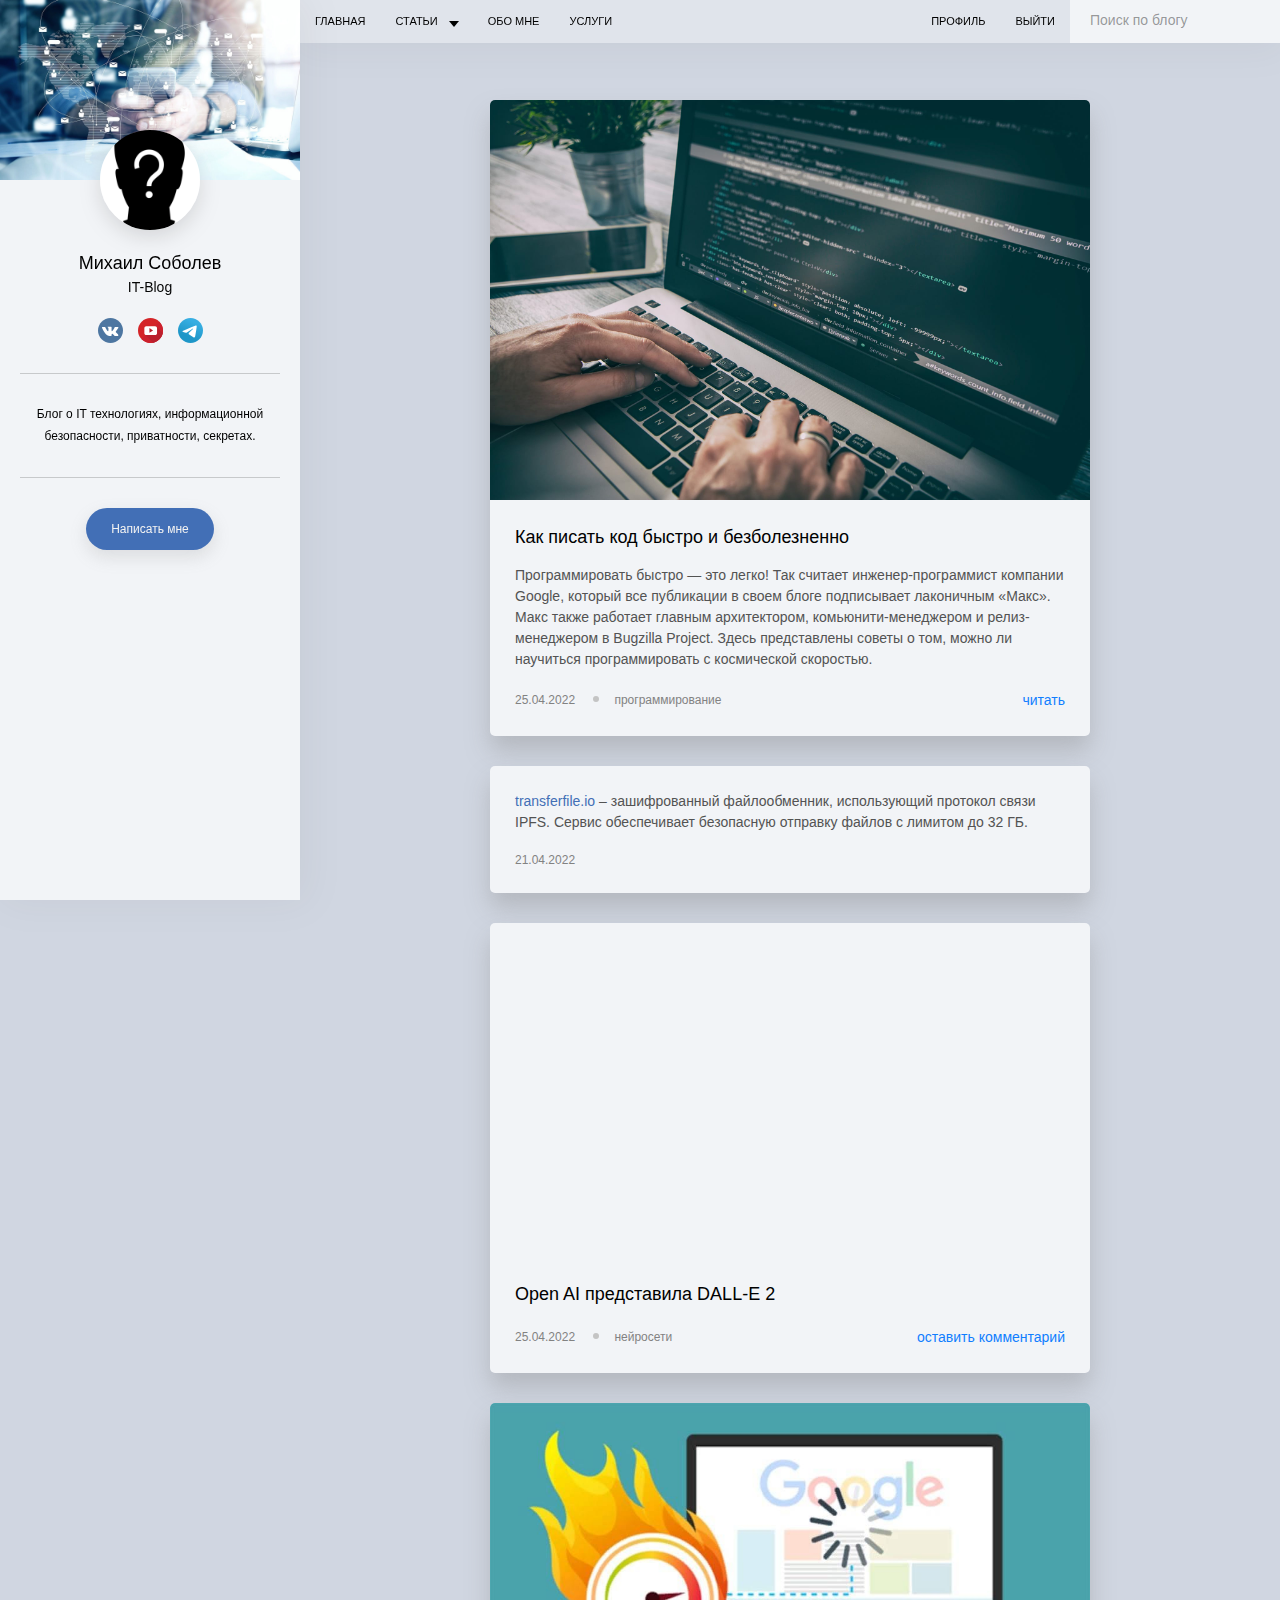
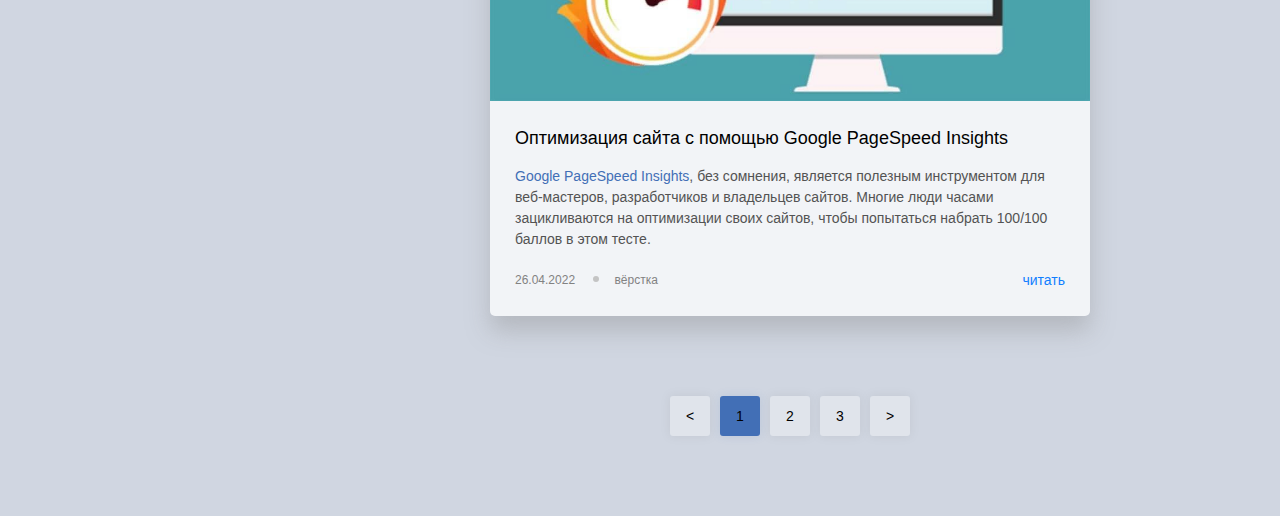
<file: index.html>
<!DOCTYPE html>
<html lang="ru">
<head>
    <meta charset="UTF-8">
    <link rel="stylesheet" href="assets/css/style.min.css">
    
    <!-- Useful meta tags -->
    <meta http-equiv="x-ua-compatible" content="ie=edge">
    <meta name="viewport" content="width=device-width, initial-scale=1, shrink-to-fit=no">
    <meta name="robots" content="index, follow">
    <meta name="google" content="notranslate">
    <meta name="format-detection" content="telephone=no">
    <meta name="description" content="">
    
    <title>Персональный блог</title>
</head>
<body>

    <div class="page" id="page">

        <!-- Header -->
        <header class="header">
            <div class="header__left">
                <nav class="nav">
                    <ul class="nav__list">
                        <li class="nav__item">
                            <a class="nav__link" href="index.html">Главная</a>
                        </li>
                        <li class="nav__item">
                            <a class="nav__link has-subnav" href="#">Статьи</a>
        
                            <ul class="subnav">
                                <li>
                                    <a class="subnav__link" href="#">Вёрстка</a>
                                </li>
                                <li>
                                    <a class="subnav__link" href="#">Нейросети</a>
                                </li>
                                <li>
                                    <a class="subnav__link" href="#">Программирование</a>
                                </li>
                            </ul>
                        </li>
                        <li class="nav__item">
                            <a class="nav__link" href="text.html">Обо мне</a>
                        </li>
                        <li class="nav__item">
                            <a class="nav__link" href="work.html">Услуги</a>
                        </li>
                    </ul>
                </nav>
        
                <button class="burger" type="button" id="sidebarToggle">
                    <span>Открыть навигацию</span>
                </button>
            </div>
        
            <div class="header__right">
                <nav class="nav">
                    <ul class="nav__list">
                        <li class="nav__item">
                            <a class="nav__link" href="profile.html">Профиль</a>
                        </li>
                        <li class="nav__item">
                            <a class="nav__link" href="admin.html">Выйти</a>
                        </li>
                    </ul>
                </nav>
                <form class="search" action="search.html" method="get">
                    <input class="search__input" type="text" placeholder="Поиск по блогу">
                </form>
            </div>
        </header><!-- /.header -->

        <!-- Sidebar -->
        <aside class="sidebar" id="sidebar">
           <div class="sidebar__header">
               <img src="assets/images/sidebar-header.jpg" alt="">
           </div>
        
            <div class="sidebar__content">
                <div class="profile">
                    <img class="profile__avatar" src="assets/images/avatar.jpg" alt="">
        
                    <div class="profile__header">
                        <div class="profile__name">Михаил Соболев</div>
                        <div class="profile__prof">IT-Blog</div>
                    </div>
        
                    <ul class="social social--md">
                        <li class="social__item">
                            <a class="social__link" href="https://vk.com/kuchma.egor" target="_blank">
                                <img class="social__icon" src="assets/images/vk.svg" alt="Virtual vk">
                           </a>
                        </li>
        
                        <li class="social__item">
                            <a class="social__link" href="" target="_blank">
                               <img class="social__icon"  src="assets/images/youtube.svg" alt="Virtual youtube">
                            </a>
                        </li>
        
                        <li class="social__item">
                           <a class="social__link"  href="https://t.me/kuchma_egor" target="_blank">
                               <img class="social__icon" src="assets/images/telegram.svg"  alt="Virtual telegram">
                            </a>
                        </li>
                    </ul>
        
                    <div class="profile__text">
                        <p>Блог о IT технологиях, информационной безопасности, приватности, секретаx.</p>
                    </div>
                </div><!-- /.profile -->
        
                <nav class="nav nav--mobile">
                    <ul class="nav__list">
                        <li class="nav__item">
                            <a class="nav__link" href="index.html">Главная</a>
                        </li>
                        <li class="nav__item">
                            <a class="nav__link has-subnav" href="#">Статьи</a>
        
                            <ul class="subnav">
                                <li>
                                    <a class="subnav__link" href="#">Вёрстка</a>
                                </li>
                                <li>
                                    <a class="subnav__link" href="#">Нейросети</a>
                                </li>
                                <li>
                                    <a class="subnav__link" href="#">Программирование</a>
                                </li>
                            </ul>
                        </li>
                        <li class="nav__item">
                            <a class="nav__link" href="text.html">Обо мне</a>
                        </li>
                        <li class="nav__item">
                            <a class="nav__link" href="work.html">Услуги</a>
                        </li>
                        <li class="nav__item">
                            <a class="nav__link" href="profile.html">Профиль</a>
                        </li>
                        <li class="nav__item">
                            <a class="nav__link" href="admin.html">Выйти</a>
                        </li>
                    </ul>
                </nav>
            </div><!-- /.sidebar__content -->
        
            <div class="sidebar__footer">
               <button class="btn btn--blue" type="button" data-modal="contact-modal">Написать мне</button>
            </div>
        </aside><!-- /.sidebar -->

       <!-- Main -->
        <main class="main">
            <div class="container">
                
                <article class="post">
                    <div class="post__header post__header--preview">
                       <a href="post.html">
                           <img class="post__preview" src="assets/images/post-2.jpg" alt="Как писать код быстро и безболезненно?">
                       </a>
                    </div>
                
                    <div class="post__content">
                
                        <h2 class="post__title">
                            <a href="post.html">Как писать код быстро и безболезненно</a>
                        </h2>
                
                        <p class="post__description">
                            Программировать быстро — это легко! Так считает инженер-программист компании Google, который все публикации в своем блоге подписывает лаконичным «Макс». Макс также работает главным архитектором, комьюнити-менеджером и релиз-менеджером в Bugzilla Project. Здесь представлены советы о том, можно ли научиться программировать с космической скоростью.
                        </p>
                    </div>
                
                    <div class="post__footer">
                        <ul class="post__data">
                            <li class="post__data-item">
                                <time datetime="2022-04-25 19:30">25.04.2022</time>
                            </li>
                            <li class="post__data-item">
                                <a href="#">программирование</a>
                            </li>
                        </ul>
                
                        <a href="post.html" class="post__read">читать</a>
                    </div>
                </article>
                
                
                <div class="post">
                    <div class="post__content">
                        <p class="post__description">
                            <a href="https://www.transferfile.io/">transferfile.io</a> – зашифрованный файлообменник, использующий протокол связи IPFS. Сервис обеспечивает безопасную отправку файлов с лимитом до 32 ГБ.
                        </p>
                    </div>
                
                    <div class="post__footer">
                        <ul class="post__data">
                            <li post__date-item>
                                <time datetime="2022-04-21 19:30">21.04.2022</time>
                            </li>
                        </ul>
                    </div>
                </div>
                
                
                <article class="post">
                    <div class="post__header">
                        <div class="embed">
                            <iframe width="1280" height="720" src="https://www.youtube.com/embed/qTgPSKKjfVg" title="YouTube video player" frameborder="0" allow="accelerometer; autoplay; clipboard-write; encrypted-media; gyroscope; picture-in-picture" allowfullscreen></iframe>
                        </div>
                    </div>
                
                    <div class="post__content">
                        <h2 class="post__title">
                            <a href="post.html">Open AI представила DALL-E 2</a>
                        </h2>
                    </div>
                
                    <div class="post__footer">
                        <ul class="post__data">
                            <li class="post__data-item">
                                <time datetime="2022-04-25 19:30">25.04.2022</time>
                            </li>
                            <li class="post__data-item">
                                <a href="#">нейросети</a>
                            </li>
                        </ul>
                
                        <a href="#" class="post__read">оставить комментарий</a>
                    </div>
                </article>
                
                
                <article class="post">
                    <div class="post__header post__header--preview">
                       <a href="post.html">
                           <img class="post__preview" src="assets/images/post-4.jpg" alt="Как я сходил на FrontEnd Conf 2021">
                       </a>
                    </div>
                
                    <div class="post__content">
                
                        <h2 class="post__title">
                            <a href="post.html">Оптимизация сайта с помощью Google PageSpeed Insights</a>
                        </h2>
                
                        <p class="post__description">
                             <a href="https://pagespeed.web.dev/?utm_source=psi&utm_medium=redirect">Google PageSpeed Insights</a>, без сомнения, является полезным инструментом для веб-мастеров, разработчиков и владельцев сайтов. Многие люди часами зацикливаются на оптимизации своих сайтов, чтобы попытаться набрать 100/100 баллов в этом тесте.
                        </p>
                    </div>
                
                    <div class="post__footer">
                        <ul class="post__data">
                            <li class="post__data-item">
                                <time datetime="2020-04-26 19:30">26.04.2022</time>
                            </li>
                            <li class="post__data-item">
                                <a href="#">вёрстка</a>
                            </li>
                        </ul>
                
                        <a href="post.html" class="post__read">читать</a>
                    </div>
                </article>
                
                
                <!-- Pagination -->
                <ul class="pagination">
                    <li class="pagination__item">
                        <a class="pagination__link" href="#">&lt;</a>
                    </li>
                    <li class="pagination__item">
                        <a class="pagination__link active" href="#">1</a>
                    </li>
                    <li class="pagination__item">
                        <a class="pagination__link" href="#">2</a>
                    </li>
                    <li class="pagination__item">
                        <a class="pagination__link" href="#">3</a>
                    </li>
                    <li class="pagination__item">
                        <a class="pagination__link" href="#">&gt;</a>
                    </li>
                </ul><!-- /.pagination -->
                
            </div>
        </main>
    </div>

    <div class="modal" id="contact-modal">
        <div class="modal__content modal__content--contact">
            <button class="modal__close" type="button">
                <img src="./assets/images/close.svg" alt="Закрыть">
            </button>
    
            <form class="form" action="/" method="post">
                <div class="form__group form__group--mb">
                    <input class="form__control" type="text" placeholder="Ваше имя">
                    <span class="form__line"></span>
                </div>
    
                <div class="form__group form__group--mb">
                    <input class="form__control" type="email" placeholder="Ваш e-mail">
                    <span class="form__line"></span>
                </div>
    
                <div class="form__group form__group--mb">
                    <textarea class="form__control form__control--textarea" placeholder="Текст сообщения"></textarea>
                    <span class="form__line"></span>
                </div>
    
                <div class="form__footer">
                    <div class="form__group form__group--mb">
                        <button class="btn btn--blue btn--rounded btn--sm" type="submit">Отравить</button>
                    </div>
                </div>
            </form>
    
            <ul class="modal__footer">
                <li class="modal__footer-item-1">
                    e-mail:
                    <a href="mailto:egor.ku4ma2014@yandex.ru">egor.ku4ma2014@yandex.ru</a>
                </li>
                <li class="modal__footer-item-2">
                    тел:
                    <a href="tel:+79157257388">+7-915-725-73-88</a>
                </li>
            </ul>
        </div>
    </div>
    <div class="modal" id="share-modal">
        <div class="modal__content">
            <button class="modal__close" type="button">
                <img src="./assets/images/close.svg" alt="Закрыть">
            </button>
    
            <ul class="social">
               <li class="social__item">
                   <a class="social__link" href="#">
                       <img class="social__icon--share" src="assets/images/share/facebook.svg" alt="">
                   </a>
               </li>
    
               <li class="social__item">
                   <a class="social__link" href="#">
                       <img class="social__icon--share" src="assets/images/share/twitter.svg" alt="">
                   </a>
               </li>
    
               <li class="social__item">
                   <a class="social__link" href="#">
                       <img class="social__icon--share" src="assets/images/share/vk.svg" alt="">
                   </a>
               </li>
    
               <li class="social__item">
                   <a class="social__link" href="#">
                       <img class="social__icon--share" src="assets/images/share/copy.svg" alt="">
                   </a>
               </li>
           </ul>
        </div>
    </div>

    <!-- JS -->
    <script src="assets/js/modal.js"></script>
    <script src="assets/js/mobileNav.js"></script>
    <script src="assets/js/textarea.js"></script>
</body>
</html>
</file>
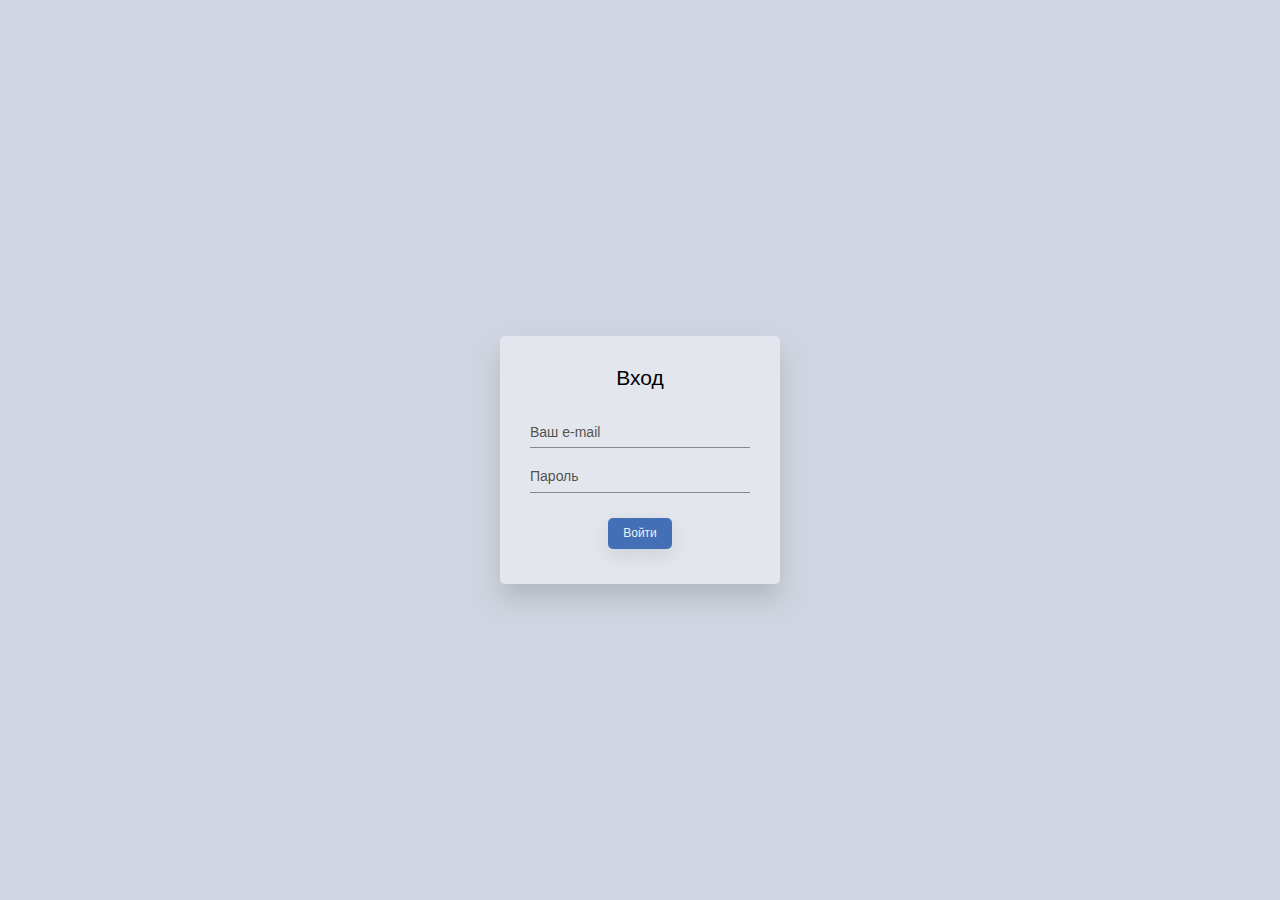
<file: admin.html>
<!DOCTYPE html>
<html lang="ru">
<head>
    <meta charset="UTF-8">
    <link rel="stylesheet" href="assets/css/style.min.css">
    
    <!-- Useful meta tags -->
    <meta http-equiv="x-ua-compatible" content="ie=edge">
    <meta name="viewport" content="width=device-width, initial-scale=1, shrink-to-fit=no">
    <meta name="robots" content="index, follow">
    <meta name="google" content="notranslate">
    <meta name="format-detection" content="telephone=no">
    <meta name="description" content="">
    
    <title>Персональный блог</title>
</head>
<body>

    <div class="page">

       <!-- Main -->
        <main class="main main--pl">
            <div class="container">
                
                <form class="form form--auth form--bgc" action="/" method="post">
                
                    <h1 class="page__title page__title--center">Вход</h1>
                
                    <div class="form__group">
                        <input class="form__control" type="email" placeholder="Ваш e-mail">
                        <span class="form__line"></span>
                    </div>
                
                    <div class="form__group form__group--mb">
                        <input class="form__control" type="password" placeholder="Пароль">
                        <span class="form__line"></span>
                    </div>
                
                    <div class="form__footer form__footer--center">
                        <div class="form__group form__group--mb5">
                            <button class="btn btn--blue btn--rounded btn--sm" type="submit">Войти</button>
                        </div>
                    </div>
                </form>
                
            </div>
        </main>
    </div>

</body>
</html>
</file>
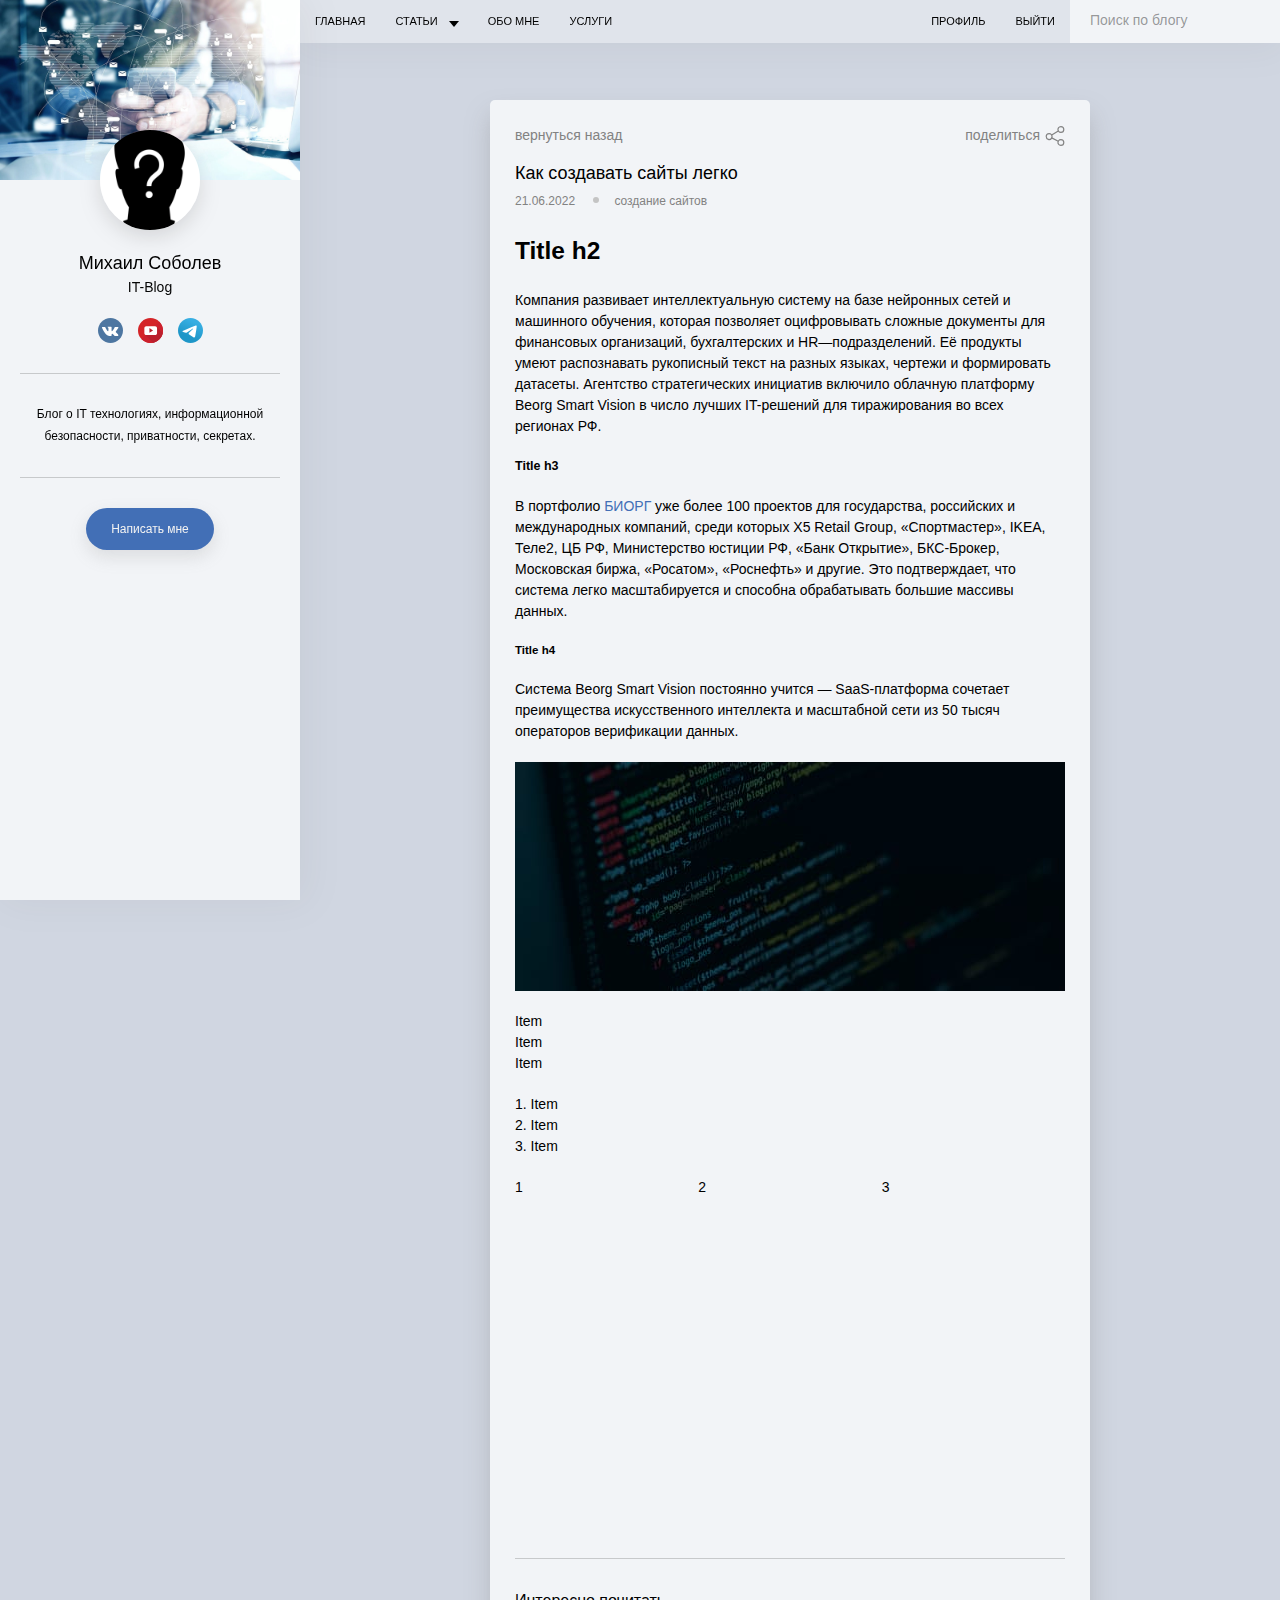
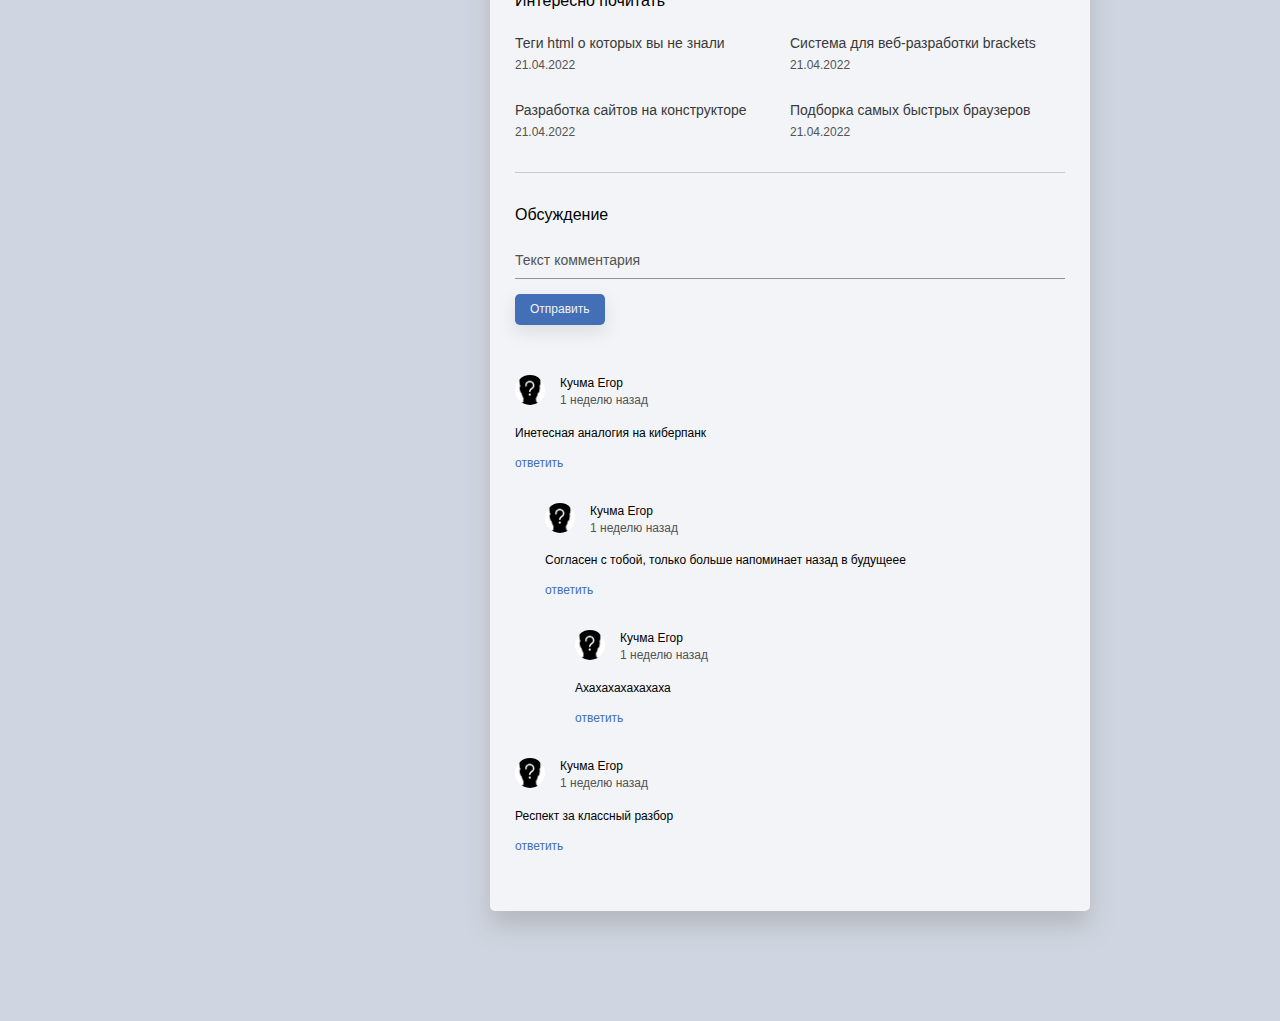
<file: post.html>
<!DOCTYPE html>
<html lang="ru">
<head>
    <meta charset="UTF-8">
    <link rel="stylesheet" href="assets/css/style.min.css">
    
    <!-- Useful meta tags -->
    <meta http-equiv="x-ua-compatible" content="ie=edge">
    <meta name="viewport" content="width=device-width, initial-scale=1, shrink-to-fit=no">
    <meta name="robots" content="index, follow">
    <meta name="google" content="notranslate">
    <meta name="format-detection" content="telephone=no">
    <meta name="description" content="">
    
    <title>Персональный блог</title>
</head>
<body>

    <div class="page" id="page">

        <!-- Header -->
        <header class="header">
            <div class="header__left">
                <nav class="nav">
                    <ul class="nav__list">
                        <li class="nav__item">
                            <a class="nav__link" href="index.html">Главная</a>
                        </li>
                        <li class="nav__item">
                            <a class="nav__link has-subnav" href="#">Статьи</a>
        
                            <ul class="subnav">
                                <li>
                                    <a class="subnav__link" href="#">Вёрстка</a>
                                </li>
                                <li>
                                    <a class="subnav__link" href="#">Нейросети</a>
                                </li>
                                <li>
                                    <a class="subnav__link" href="#">Программирование</a>
                                </li>
                            </ul>
                        </li>
                        <li class="nav__item">
                            <a class="nav__link" href="text.html">Обо мне</a>
                        </li>
                        <li class="nav__item">
                            <a class="nav__link" href="work.html">Услуги</a>
                        </li>
                    </ul>
                </nav>
        
                <button class="burger" type="button" id="sidebarToggle">
                    <span>Открыть навигацию</span>
                </button>
            </div>
        
            <div class="header__right">
                <nav class="nav">
                    <ul class="nav__list">
                        <li class="nav__item">
                            <a class="nav__link" href="profile.html">Профиль</a>
                        </li>
                        <li class="nav__item">
                            <a class="nav__link" href="admin.html">Выйти</a>
                        </li>
                    </ul>
                </nav>
                <form class="search" action="search.html" method="get">
                    <input class="search__input" type="text" placeholder="Поиск по блогу">
                </form>
            </div>
        </header><!-- /.header -->

        <!-- Sidebar -->
        <aside class="sidebar" id="sidebar">
           <div class="sidebar__header">
               <img src="assets/images/sidebar-header.jpg" alt="">
           </div>
        
            <div class="sidebar__content">
                <div class="profile">
                    <img class="profile__avatar" src="assets/images/avatar.jpg" alt="">
        
                    <div class="profile__header">
                        <div class="profile__name">Михаил Соболев</div>
                        <div class="profile__prof">IT-Blog</div>
                    </div>
        
                    <ul class="social social--md">
                        <li class="social__item">
                            <a class="social__link" href="https://vk.com/kuchma.egor" target="_blank">
                                <img class="social__icon" src="assets/images/vk.svg" alt="Virtual vk">
                           </a>
                        </li>
        
                        <li class="social__item">
                            <a class="social__link" href="" target="_blank">
                               <img class="social__icon"  src="assets/images/youtube.svg" alt="Virtual youtube">
                            </a>
                        </li>
        
                        <li class="social__item">
                           <a class="social__link"  href="https://t.me/kuchma_egor" target="_blank">
                               <img class="social__icon" src="assets/images/telegram.svg"  alt="Virtual telegram">
                            </a>
                        </li>
                    </ul>
        
                    <div class="profile__text">
                        <p>Блог о IT технологиях, информационной безопасности, приватности, секретаx.</p>
                    </div>
                </div><!-- /.profile -->
        
                <nav class="nav nav--mobile">
                    <ul class="nav__list">
                        <li class="nav__item">
                            <a class="nav__link" href="index.html">Главная</a>
                        </li>
                        <li class="nav__item">
                            <a class="nav__link has-subnav" href="#">Статьи</a>
        
                            <ul class="subnav">
                                <li>
                                    <a class="subnav__link" href="#">Вёрстка</a>
                                </li>
                                <li>
                                    <a class="subnav__link" href="#">Нейросети</a>
                                </li>
                                <li>
                                    <a class="subnav__link" href="#">Программирование</a>
                                </li>
                            </ul>
                        </li>
                        <li class="nav__item">
                            <a class="nav__link" href="text.html">Обо мне</a>
                        </li>
                        <li class="nav__item">
                            <a class="nav__link" href="work.html">Услуги</a>
                        </li>
                        <li class="nav__item">
                            <a class="nav__link" href="profile.html">Профиль</a>
                        </li>
                        <li class="nav__item">
                            <a class="nav__link" href="admin.html">Выйти</a>
                        </li>
                    </ul>
                </nav>
            </div><!-- /.sidebar__content -->
        
            <div class="sidebar__footer">
               <button class="btn btn--blue" type="button" data-modal="contact-modal">Написать мне</button>
            </div>
        </aside><!-- /.sidebar -->

       <!-- Main -->
        <main class="main">
            <div class="container">
                
                <!-- post -->
                <article class="post">
                    <div class="post__actions">
                        <a href="index.html">вернуться назад</a>
                        <a href="#" data-modal="share-modal">поделиться<img class="post__actions-icon" src="assets/images/share.svg" alt="поделиться">
                        </a>
                    </div>
                
                    <div class="post__header">
                        <h1 class="post__title post__title--open">Как создавать сайты легко</h1>
                        <ul class="post__data">
                            <li class="post__data-item">
                                <time datetime="2022-06-21 19:30">21.06.2022</time>
                            </li>
                            <li class="post__data-item">
                                <a href="#">создание сайтов</a>
                            </li>
                        </ul>
                    </div>
                
                
                    <div class="post__content">
                        <div class="post__text">
                            <h2>Title h2</h2>
                            <p>Компания развивает интеллектуальную систему на базе нейронных сетей и машинного обучения, которая позволяет оцифровывать сложные документы для финансовых организаций, бухгалтерских и HR—подразделений. Её продукты умеют распознавать рукописный текст на разных языках, чертежи и формировать датасеты. Агентство стратегических инициатив включило облачную платформу Beorg Smart Vision в число лучших IT-решений для тиражирования во всех регионах РФ.</p>
                
                            <h3>Title h3</h3>
                            <p>В портфолио <a href="">БИОРГ</a> уже более 100 проектов для государства, российских и международных компаний, среди которых X5 Retail Group, «Спортмастер», IKEA, Теле2, ЦБ РФ, Министерство юстиции РФ, «Банк Открытие», БКС-Брокер, Московская биржа, «Росатом», «Роснефть» и другие. Это подтверждает, что система легко масштабируется и способна обрабатывать большие массивы данных.</p>
                
                            <h4>Title h4</h4>
                            <p>Система Beorg Smart Vision постоянно учится — SaaS-платформа сочетает преимущества искусственного интеллекта и масштабной сети из 50 тысяч операторов верификации данных.</p>
                
                            <p>
                                <img src="assets/images/image.jpg" alt="">
                            </p>
                
                            <ul>
                                <li>Item</li>
                                <li>Item</li>
                                <li>Item</li>
                            </ul>
                
                            <ol>
                                <li>Item</li>
                                <li>Item</li>
                                <li>Item</li>
                            </ol>
                
                            <table>
                                <tr>
                                    <td>1</td>
                                    <td>2</td>
                                    <td>3</td>
                                </tr>
                            </table>
                
                            <p>
                                <span class="fr-video">
                                    <iframe src="https://www.youtube.com/embed/H8FJmXI3an0" title="YouTube video player" frameborder="0" allow="accelerometer; autoplay; clipboard-write; encrypted-media; gyroscope; picture-in-picture" allowfullscreen></iframe>
                                </span>
                            </p>
                        </div><!-- ./post__text -->
                
                        <div class="related">
                            <h3 class="post__subtitle">Интересно почитать</h3>
                
                            <ul class="related__list">
                                <li class="related__list-item">
                                    <h4 class="related__list-title">
                                        <a href="post.html">Теги html о которых вы не знали</a>
                                    </h4>
                                    <time class="related__list-date" datetime="2022-04-21 19:00">21.04.2022</time>
                                </li>
                
                                <li class="related__list-item">
                                    <h4 class="related__list-title">
                                        <a href="post.html">Система для веб-разработки brackets</a>
                                    </h4>
                                    <time class="related__list-date" datetime="2022-04-21 19:00">21.04.2022</time>
                                </li>
                
                                <li class="related__list-item">
                                    <h4 class="related__list-title">
                                        <a href="post.html">Разработка сайтов на конструкторе</a>
                                    </h4>
                                    <time class="related__list-date" datetime="2022-04-21 19:00">21.04.2022</time>
                                </li>
                
                                <li class="related__list-item">
                                    <h4 class="related__list-title">
                                        <a href="post.html">Подборка самых быстрых браузеров</a>
                                    </h4>
                                    <time class="related__list-date" datetime="2022-04-21 19:00">21.04.2022</time>
                                </li>
                            </ul>
                        </div><!-- ./related -->
                
                        <h3 class="post__subtitle">Обсуждение</h3>
                        <form class="form" action="/" method="post">
                            <div class="form__group">
                                <textarea class="form__control form__control--textarea" name="comment-text" placeholder="Текст комментария" data-autoresize></textarea>
                
                                <span class="form__line"></span>
                            </div>
                
                            <button class="btn btn--blue btn--rounded btn--sm" type="submit">Отправить</button>
                        </form>
                
                        <ul class="comments">
                            <li class="comments__item">
                                <div class="comments__header">
                                    <img class="comments__avatar" src="assets/images/avatar.jpg" alt="">
                
                                    <div class="comments__author">
                                        <div class="comments__name">Кучма Егор</div>
                                        <time class="comments__pubdate" datetime="2020-12-21 19:00">1 неделю назад</time>
                                    </div>
                                </div>
                
                                <div class="comments__text">Инетесная аналогия на киберпанк</div>
                
                                <button class="comments__reply" type="button">ответить</button>
                
                                <ul class="comments">
                                    <li class="comments__item">
                                        <div class="comments__header">
                                            <img class="comments__avatar" src="assets/images/avatar.jpg" alt="">
                
                                            <div class="comments__author">
                                                <div class="comments__name">Кучма Егор</div>
                                                <time class="comments__pubdate" datetime="2020-12-21 19:00">1 неделю назад</time>
                                            </div>
                                        </div>
                
                                        <div class="comments__text">Согласен с тобой, только больше напоминает назад в будущеее</div>
                
                                        <button class="comments__reply" type="button">ответить</button>
                
                                        <ul class="comments">
                                            <li class="comments__item">
                                            <div class="comments__header">
                                                <img class="comments__avatar" src="assets/images/avatar.jpg" alt="">
                
                                                <div class="comments__author">
                                                    <div class="comments__name">Кучма Егор</div>
                                                    <time class="comments__pubdate" datetime="2020-12-21 19:00">1 неделю назад</time>
                                                </div>
                                            </div>
                
                                            <div class="comments__text">Ахахахахахахаха</div>
                
                                            <button class="comments__reply" type="button">ответить</button>
                                            </li>
                                        </ul>
                                    </li>
                                </ul>
                            </li><!-- ./comments__item -->
                
                            <li class="comments__item">
                                <div class="comments__header">
                                    <img class="comments__avatar" src="assets/images/avatar.jpg" alt="">
                
                                    <div class="comments__author">
                                        <div class="comments__name">Кучма Егор</div>
                                        <time class="comments__pubdate" datetime="2020-12-21 19:00">1 неделю назад</time>
                                    </div>
                                </div>
                
                                <div class="comments__text">Респект за классный разбор</div>
                
                                <button class="comments__reply" type="button">ответить</button>
                            </li><!-- ./comments__item -->
                        </ul><!-- ./comments -->
                    </div><!-- ./post__content -->
                </article><!-- ./post -->
                
            </div>
        </main>
    </div>

    <div class="modal" id="contact-modal">
        <div class="modal__content modal__content--contact">
            <button class="modal__close" type="button">
                <img src="./assets/images/close.svg" alt="Закрыть">
            </button>
    
            <form class="form" action="/" method="post">
                <div class="form__group form__group--mb">
                    <input class="form__control" type="text" placeholder="Ваше имя">
                    <span class="form__line"></span>
                </div>
    
                <div class="form__group form__group--mb">
                    <input class="form__control" type="email" placeholder="Ваш e-mail">
                    <span class="form__line"></span>
                </div>
    
                <div class="form__group form__group--mb">
                    <textarea class="form__control form__control--textarea" placeholder="Текст сообщения"></textarea>
                    <span class="form__line"></span>
                </div>
    
                <div class="form__footer">
                    <div class="form__group form__group--mb">
                        <button class="btn btn--blue btn--rounded btn--sm" type="submit">Отравить</button>
                    </div>
                </div>
            </form>
    
            <ul class="modal__footer">
                <li class="modal__footer-item-1">
                    e-mail:
                    <a href="mailto:egor.ku4ma2014@yandex.ru">egor.ku4ma2014@yandex.ru</a>
                </li>
                <li class="modal__footer-item-2">
                    тел:
                    <a href="tel:+79157257388">+7-915-725-73-88</a>
                </li>
            </ul>
        </div>
    </div>
    <div class="modal" id="share-modal">
        <div class="modal__content">
            <button class="modal__close" type="button">
                <img src="./assets/images/close.svg" alt="Закрыть">
            </button>
    
            <ul class="social">
               <li class="social__item">
                   <a class="social__link" href="#">
                       <img class="social__icon--share" src="assets/images/share/facebook.svg" alt="">
                   </a>
               </li>
    
               <li class="social__item">
                   <a class="social__link" href="#">
                       <img class="social__icon--share" src="assets/images/share/twitter.svg" alt="">
                   </a>
               </li>
    
               <li class="social__item">
                   <a class="social__link" href="#">
                       <img class="social__icon--share" src="assets/images/share/vk.svg" alt="">
                   </a>
               </li>
    
               <li class="social__item">
                   <a class="social__link" href="#">
                       <img class="social__icon--share" src="assets/images/share/copy.svg" alt="">
                   </a>
               </li>
           </ul>
        </div>
    </div>

    <!-- JS -->
    <script src="assets/js/modal.js"></script>
    <script src="assets/js/mobileNav.js"></script>
    <script src="assets/js/textarea.js"></script>
</body>
</html>
</file>
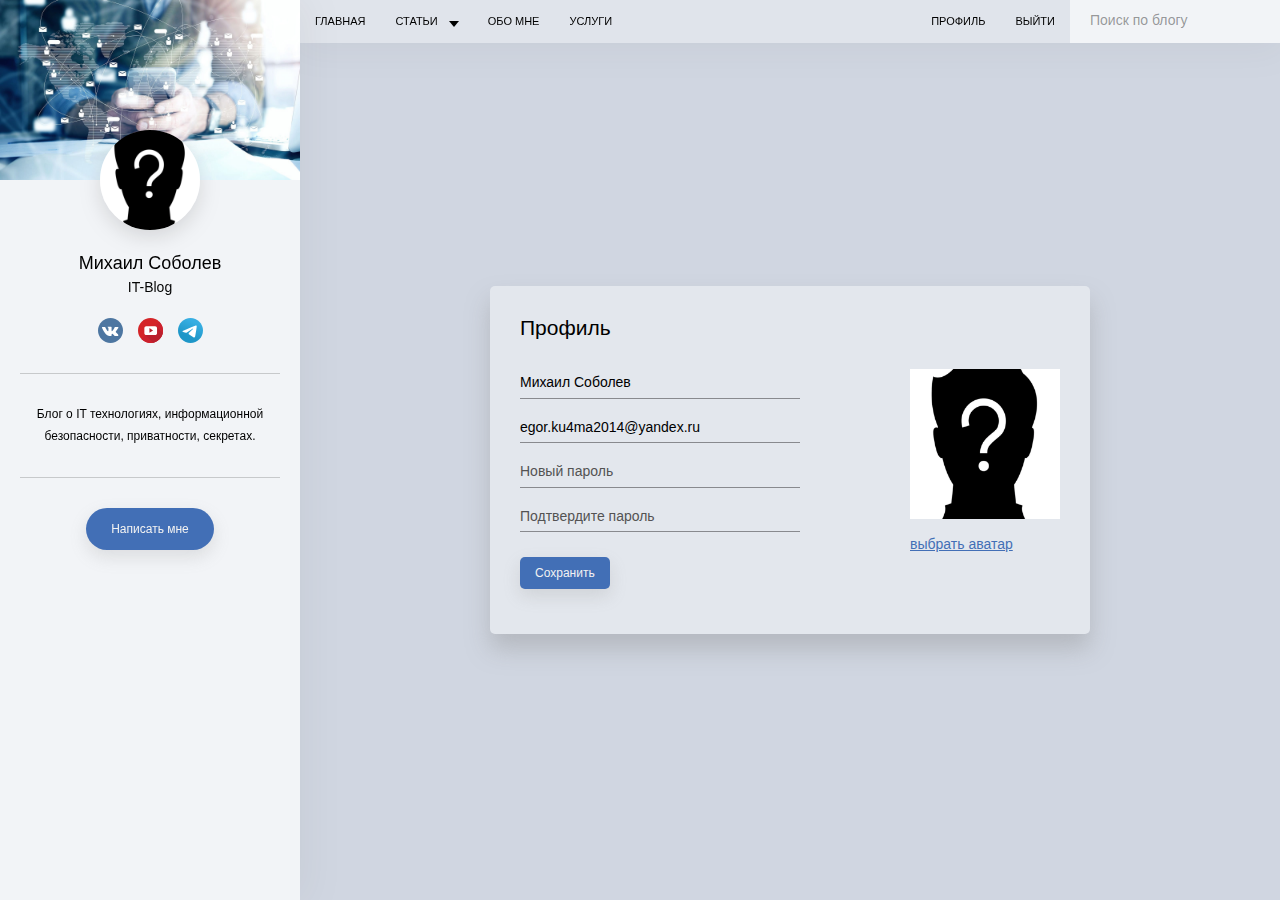
<file: profile.html>
<!DOCTYPE html>
<html lang="ru">
<head>
    <meta charset="UTF-8">
    <link rel="stylesheet" href="assets/css/style.min.css">
    
    <!-- Useful meta tags -->
    <meta http-equiv="x-ua-compatible" content="ie=edge">
    <meta name="viewport" content="width=device-width, initial-scale=1, shrink-to-fit=no">
    <meta name="robots" content="index, follow">
    <meta name="google" content="notranslate">
    <meta name="format-detection" content="telephone=no">
    <meta name="description" content="">
    
    <title>Персональный блог</title>
</head>
<body>

    <div class="page" id="page">

        <!-- Header -->
        <header class="header">
            <div class="header__left">
                <nav class="nav">
                    <ul class="nav__list">
                        <li class="nav__item">
                            <a class="nav__link" href="index.html">Главная</a>
                        </li>
                        <li class="nav__item">
                            <a class="nav__link has-subnav" href="#">Статьи</a>
        
                            <ul class="subnav">
                                <li>
                                    <a class="subnav__link" href="#">Вёрстка</a>
                                </li>
                                <li>
                                    <a class="subnav__link" href="#">Нейросети</a>
                                </li>
                                <li>
                                    <a class="subnav__link" href="#">Программирование</a>
                                </li>
                            </ul>
                        </li>
                        <li class="nav__item">
                            <a class="nav__link" href="text.html">Обо мне</a>
                        </li>
                        <li class="nav__item">
                            <a class="nav__link" href="work.html">Услуги</a>
                        </li>
                    </ul>
                </nav>
        
                <button class="burger" type="button" id="sidebarToggle">
                    <span>Открыть навигацию</span>
                </button>
            </div>
        
            <div class="header__right">
                <nav class="nav">
                    <ul class="nav__list">
                        <li class="nav__item">
                            <a class="nav__link" href="profile.html">Профиль</a>
                        </li>
                        <li class="nav__item">
                            <a class="nav__link" href="admin.html">Выйти</a>
                        </li>
                    </ul>
                </nav>
                <form class="search" action="search.html" method="get">
                    <input class="search__input" type="text" placeholder="Поиск по блогу">
                </form>
            </div>
        </header><!-- /.header -->

        <!-- Sidebar -->
        <aside class="sidebar" id="sidebar">
           <div class="sidebar__header">
               <img src="assets/images/sidebar-header.jpg" alt="">
           </div>
        
            <div class="sidebar__content">
                <div class="profile">
                    <img class="profile__avatar" src="assets/images/avatar.jpg" alt="">
        
                    <div class="profile__header">
                        <div class="profile__name">Михаил Соболев</div>
                        <div class="profile__prof">IT-Blog</div>
                    </div>
        
                    <ul class="social social--md">
                        <li class="social__item">
                            <a class="social__link" href="https://vk.com/kuchma.egor" target="_blank">
                                <img class="social__icon" src="assets/images/vk.svg" alt="Virtual vk">
                           </a>
                        </li>
        
                        <li class="social__item">
                            <a class="social__link" href="" target="_blank">
                               <img class="social__icon"  src="assets/images/youtube.svg" alt="Virtual youtube">
                            </a>
                        </li>
        
                        <li class="social__item">
                           <a class="social__link"  href="https://t.me/kuchma_egor" target="_blank">
                               <img class="social__icon" src="assets/images/telegram.svg"  alt="Virtual telegram">
                            </a>
                        </li>
                    </ul>
        
                    <div class="profile__text">
                        <p>Блог о IT технологиях, информационной безопасности, приватности, секретаx.</p>
                    </div>
                </div><!-- /.profile -->
        
                <nav class="nav nav--mobile">
                    <ul class="nav__list">
                        <li class="nav__item">
                            <a class="nav__link" href="index.html">Главная</a>
                        </li>
                        <li class="nav__item">
                            <a class="nav__link has-subnav" href="#">Статьи</a>
        
                            <ul class="subnav">
                                <li>
                                    <a class="subnav__link" href="#">Вёрстка</a>
                                </li>
                                <li>
                                    <a class="subnav__link" href="#">Нейросети</a>
                                </li>
                                <li>
                                    <a class="subnav__link" href="#">Программирование</a>
                                </li>
                            </ul>
                        </li>
                        <li class="nav__item">
                            <a class="nav__link" href="text.html">Обо мне</a>
                        </li>
                        <li class="nav__item">
                            <a class="nav__link" href="work.html">Услуги</a>
                        </li>
                        <li class="nav__item">
                            <a class="nav__link" href="profile.html">Профиль</a>
                        </li>
                        <li class="nav__item">
                            <a class="nav__link" href="admin.html">Выйти</a>
                        </li>
                    </ul>
                </nav>
            </div><!-- /.sidebar__content -->
        
            <div class="sidebar__footer">
               <button class="btn btn--blue" type="button" data-modal="contact-modal">Написать мне</button>
            </div>
        </aside><!-- /.sidebar -->

       <!-- Main -->
        <main class="main">
            <div class="container">
                
                <form class="form form--bgc" action="/" method="post">
                
                    <h1 class="page__title">Профиль</h1>
                
                    <div class="cabinet">
                        <div class="cabinet__form">
                            <div class="form__group">
                                <input class="form__control" type="text" placeholder="Ваше имя" value="Михаил Соболев">
                                <span class="form__line"></span>
                            </div>
                
                            <div class="form__group">
                                <input class="form__control" type="email" placeholder="Ваш e-mail" value="egor.ku4ma2014@yandex.ru">
                                <span class="form__line"></span>
                            </div>
                
                            <div class="form__group">
                                <input class="form__control" type="password" placeholder="Новый пароль">
                                <span class="form__line"></span>
                            </div>
                
                            <div class="form__group form__group--mb">
                                <input class="form__control" type="password" placeholder="Подтвердите пароль">
                                <span class="form__line"></span>
                            </div>
                        </div>
                
                        <div class="cabinet__avatar">
                            <img src="assets/images/avatar.jpg" alt="">
                
                            <label class="cabinet__file">
                                выбрать аватар
                                <input type="file">
                            </label>
                        </div>
                    </div>
                
                    <div class="form__footer">
                        <div class="form__group form__group--md">
                            <button class="btn btn--blue btn--rounded btn--sm" type="submit">Сохранить</button>
                        </div>
                    </div>
                </form>
                
            </div>
        </main>
    </div>

    <div class="modal" id="contact-modal">
        <div class="modal__content modal__content--contact">
            <button class="modal__close" type="button">
                <img src="./assets/images/close.svg" alt="Закрыть">
            </button>
    
            <form class="form" action="/" method="post">
                <div class="form__group form__group--mb">
                    <input class="form__control" type="text" placeholder="Ваше имя">
                    <span class="form__line"></span>
                </div>
    
                <div class="form__group form__group--mb">
                    <input class="form__control" type="email" placeholder="Ваш e-mail">
                    <span class="form__line"></span>
                </div>
    
                <div class="form__group form__group--mb">
                    <textarea class="form__control form__control--textarea" placeholder="Текст сообщения"></textarea>
                    <span class="form__line"></span>
                </div>
    
                <div class="form__footer">
                    <div class="form__group form__group--mb">
                        <button class="btn btn--blue btn--rounded btn--sm" type="submit">Отравить</button>
                    </div>
                </div>
            </form>
    
            <ul class="modal__footer">
                <li class="modal__footer-item-1">
                    e-mail:
                    <a href="mailto:egor.ku4ma2014@yandex.ru">egor.ku4ma2014@yandex.ru</a>
                </li>
                <li class="modal__footer-item-2">
                    тел:
                    <a href="tel:+79157257388">+7-915-725-73-88</a>
                </li>
            </ul>
        </div>
    </div>
    <div class="modal" id="share-modal">
        <div class="modal__content">
            <button class="modal__close" type="button">
                <img src="./assets/images/close.svg" alt="Закрыть">
            </button>
    
            <ul class="social">
               <li class="social__item">
                   <a class="social__link" href="#">
                       <img class="social__icon--share" src="assets/images/share/facebook.svg" alt="">
                   </a>
               </li>
    
               <li class="social__item">
                   <a class="social__link" href="#">
                       <img class="social__icon--share" src="assets/images/share/twitter.svg" alt="">
                   </a>
               </li>
    
               <li class="social__item">
                   <a class="social__link" href="#">
                       <img class="social__icon--share" src="assets/images/share/vk.svg" alt="">
                   </a>
               </li>
    
               <li class="social__item">
                   <a class="social__link" href="#">
                       <img class="social__icon--share" src="assets/images/share/copy.svg" alt="">
                   </a>
               </li>
           </ul>
        </div>
    </div>

    <!-- JS -->
    <script src="assets/js/modal.js"></script>
    <script src="assets/js/mobileNav.js"></script>
    <script src="assets/js/textarea.js"></script>
</body>
</html>
</file>
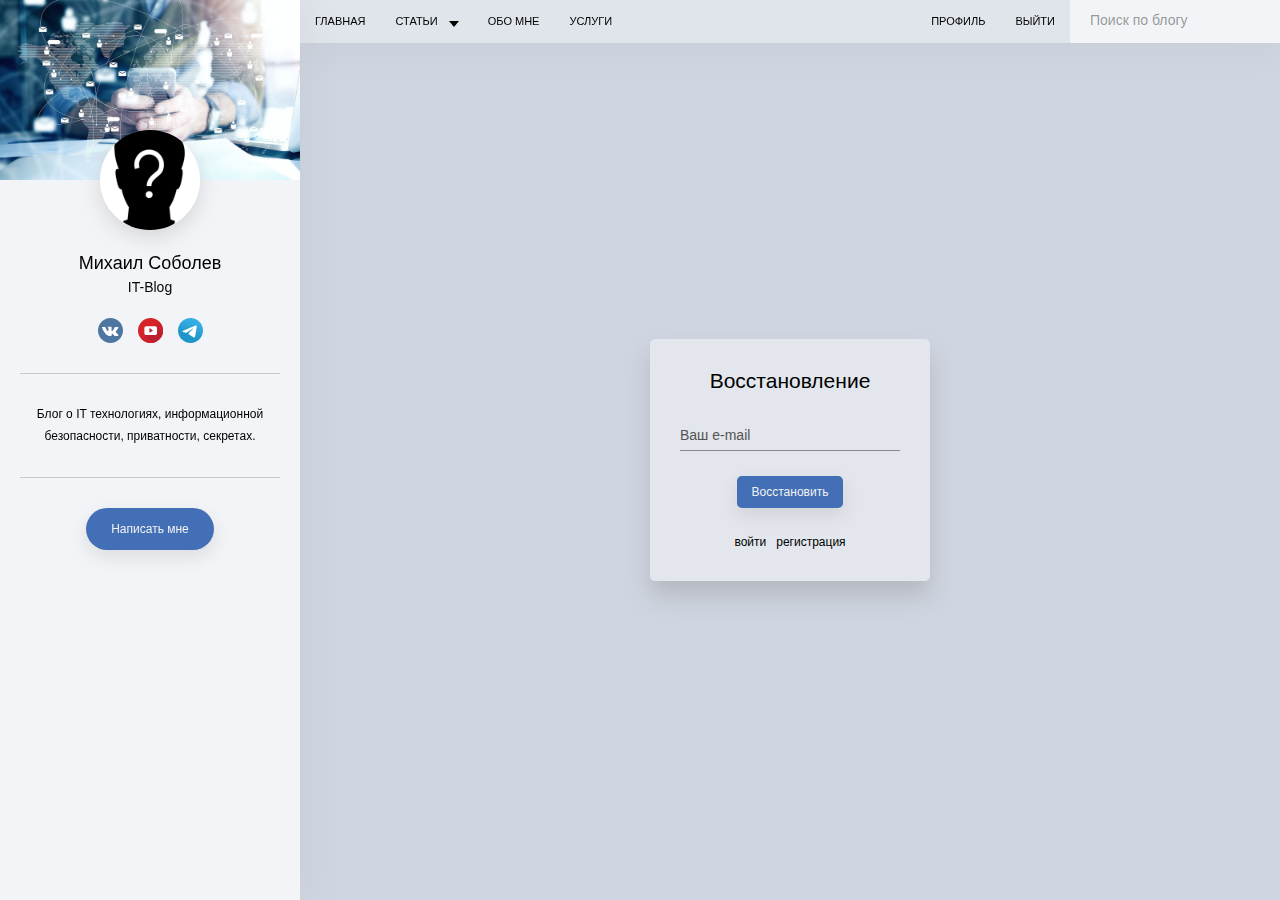
<file: reset.html>
<!DOCTYPE html>
<html lang="ru">
<head>
    <meta charset="UTF-8">
    <link rel="stylesheet" href="assets/css/style.min.css">
    
    <!-- Useful meta tags -->
    <meta http-equiv="x-ua-compatible" content="ie=edge">
    <meta name="viewport" content="width=device-width, initial-scale=1, shrink-to-fit=no">
    <meta name="robots" content="index, follow">
    <meta name="google" content="notranslate">
    <meta name="format-detection" content="telephone=no">
    <meta name="description" content="">
    
    <title>Персональный блог</title>
</head>
<body>

    <div class="page" id="page">

        <!-- Header -->
        <header class="header">
            <div class="header__left">
                <nav class="nav">
                    <ul class="nav__list">
                        <li class="nav__item">
                            <a class="nav__link" href="index.html">Главная</a>
                        </li>
                        <li class="nav__item">
                            <a class="nav__link has-subnav" href="#">Статьи</a>
        
                            <ul class="subnav">
                                <li>
                                    <a class="subnav__link" href="#">Вёрстка</a>
                                </li>
                                <li>
                                    <a class="subnav__link" href="#">Нейросети</a>
                                </li>
                                <li>
                                    <a class="subnav__link" href="#">Программирование</a>
                                </li>
                            </ul>
                        </li>
                        <li class="nav__item">
                            <a class="nav__link" href="text.html">Обо мне</a>
                        </li>
                        <li class="nav__item">
                            <a class="nav__link" href="work.html">Услуги</a>
                        </li>
                    </ul>
                </nav>
        
                <button class="burger" type="button" id="sidebarToggle">
                    <span>Открыть навигацию</span>
                </button>
            </div>
        
            <div class="header__right">
                <nav class="nav">
                    <ul class="nav__list">
                        <li class="nav__item">
                            <a class="nav__link" href="profile.html">Профиль</a>
                        </li>
                        <li class="nav__item">
                            <a class="nav__link" href="admin.html">Выйти</a>
                        </li>
                    </ul>
                </nav>
                <form class="search" action="search.html" method="get">
                    <input class="search__input" type="text" placeholder="Поиск по блогу">
                </form>
            </div>
        </header><!-- /.header -->

        <!-- Sidebar -->
        <aside class="sidebar" id="sidebar">
           <div class="sidebar__header">
               <img src="assets/images/sidebar-header.jpg" alt="">
           </div>
        
            <div class="sidebar__content">
                <div class="profile">
                    <img class="profile__avatar" src="assets/images/avatar.jpg" alt="">
        
                    <div class="profile__header">
                        <div class="profile__name">Михаил Соболев</div>
                        <div class="profile__prof">IT-Blog</div>
                    </div>
        
                    <ul class="social social--md">
                        <li class="social__item">
                            <a class="social__link" href="https://vk.com/kuchma.egor" target="_blank">
                                <img class="social__icon" src="assets/images/vk.svg" alt="Virtual vk">
                           </a>
                        </li>
        
                        <li class="social__item">
                            <a class="social__link" href="" target="_blank">
                               <img class="social__icon"  src="assets/images/youtube.svg" alt="Virtual youtube">
                            </a>
                        </li>
        
                        <li class="social__item">
                           <a class="social__link"  href="https://t.me/kuchma_egor" target="_blank">
                               <img class="social__icon" src="assets/images/telegram.svg"  alt="Virtual telegram">
                            </a>
                        </li>
                    </ul>
        
                    <div class="profile__text">
                        <p>Блог о IT технологиях, информационной безопасности, приватности, секретаx.</p>
                    </div>
                </div><!-- /.profile -->
        
                <nav class="nav nav--mobile">
                    <ul class="nav__list">
                        <li class="nav__item">
                            <a class="nav__link" href="index.html">Главная</a>
                        </li>
                        <li class="nav__item">
                            <a class="nav__link has-subnav" href="#">Статьи</a>
        
                            <ul class="subnav">
                                <li>
                                    <a class="subnav__link" href="#">Вёрстка</a>
                                </li>
                                <li>
                                    <a class="subnav__link" href="#">Нейросети</a>
                                </li>
                                <li>
                                    <a class="subnav__link" href="#">Программирование</a>
                                </li>
                            </ul>
                        </li>
                        <li class="nav__item">
                            <a class="nav__link" href="text.html">Обо мне</a>
                        </li>
                        <li class="nav__item">
                            <a class="nav__link" href="work.html">Услуги</a>
                        </li>
                        <li class="nav__item">
                            <a class="nav__link" href="profile.html">Профиль</a>
                        </li>
                        <li class="nav__item">
                            <a class="nav__link" href="admin.html">Выйти</a>
                        </li>
                    </ul>
                </nav>
            </div><!-- /.sidebar__content -->
        
            <div class="sidebar__footer">
               <button class="btn btn--blue" type="button" data-modal="contact-modal">Написать мне</button>
            </div>
        </aside><!-- /.sidebar -->

       <!-- Main -->
        <main class="main">
            <div class="container">
                
                <form class="form form--auth form--bgc" action="/" method="post">
                
                    <h1 class="page__title page__title--center">Восстановление</h1>
                
                    <div class="form__group form__group--mb">
                        <input class="form__control" type="email" placeholder="Ваш e-mail">
                        <span class="form__line"></span>
                    </div>
                
                    <div class="form__footer form__footer--center">
                        <div class="form__group form__group--mb">
                            <button class="btn btn--blue btn--rounded btn--sm" type="submit">Восстановить</button>
                        </div>
                
                        <ul class="form__footer-list">
                            <li>
                                <a href="signin.html">войти</a>
                            </li>
                            <li>
                                <a href="signup.html">регистрация</a>
                            </li>
                        </ul>
                    </div>
                </form>
                
            </div>
        </main>
    </div>

    <div class="modal" id="contact-modal">
        <div class="modal__content modal__content--contact">
            <button class="modal__close" type="button">
                <img src="./assets/images/close.svg" alt="Закрыть">
            </button>
    
            <form class="form" action="/" method="post">
                <div class="form__group form__group--mb">
                    <input class="form__control" type="text" placeholder="Ваше имя">
                    <span class="form__line"></span>
                </div>
    
                <div class="form__group form__group--mb">
                    <input class="form__control" type="email" placeholder="Ваш e-mail">
                    <span class="form__line"></span>
                </div>
    
                <div class="form__group form__group--mb">
                    <textarea class="form__control form__control--textarea" placeholder="Текст сообщения"></textarea>
                    <span class="form__line"></span>
                </div>
    
                <div class="form__footer">
                    <div class="form__group form__group--mb">
                        <button class="btn btn--blue btn--rounded btn--sm" type="submit">Отравить</button>
                    </div>
                </div>
            </form>
    
            <ul class="modal__footer">
                <li class="modal__footer-item-1">
                    e-mail:
                    <a href="mailto:egor.ku4ma2014@yandex.ru">egor.ku4ma2014@yandex.ru</a>
                </li>
                <li class="modal__footer-item-2">
                    тел:
                    <a href="tel:+79157257388">+7-915-725-73-88</a>
                </li>
            </ul>
        </div>
    </div>
    <div class="modal" id="share-modal">
        <div class="modal__content">
            <button class="modal__close" type="button">
                <img src="./assets/images/close.svg" alt="Закрыть">
            </button>
    
            <ul class="social">
               <li class="social__item">
                   <a class="social__link" href="#">
                       <img class="social__icon--share" src="assets/images/share/facebook.svg" alt="">
                   </a>
               </li>
    
               <li class="social__item">
                   <a class="social__link" href="#">
                       <img class="social__icon--share" src="assets/images/share/twitter.svg" alt="">
                   </a>
               </li>
    
               <li class="social__item">
                   <a class="social__link" href="#">
                       <img class="social__icon--share" src="assets/images/share/vk.svg" alt="">
                   </a>
               </li>
    
               <li class="social__item">
                   <a class="social__link" href="#">
                       <img class="social__icon--share" src="assets/images/share/copy.svg" alt="">
                   </a>
               </li>
           </ul>
        </div>
    </div>

    <!-- JS -->
    <script src="assets/js/modal.js"></script>
    <script src="assets/js/mobileNav.js"></script>
    <script src="assets/js/textarea.js"></script>
</body>
</html>
</file>
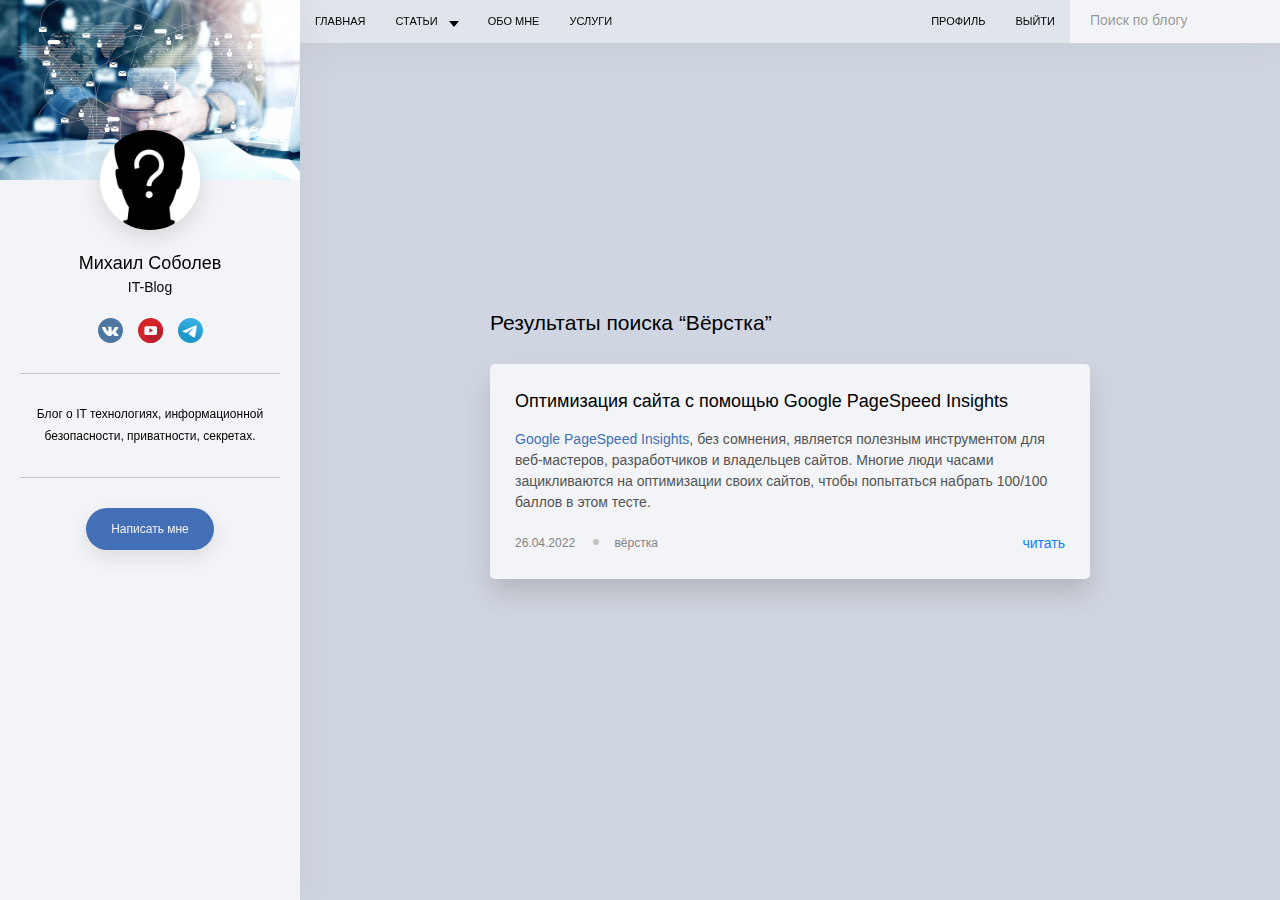
<file: search.html>
<!DOCTYPE html>
<html lang="ru">
<head>
    <meta charset="UTF-8">
    <link rel="stylesheet" href="assets/css/style.min.css">
    
    <!-- Useful meta tags -->
    <meta http-equiv="x-ua-compatible" content="ie=edge">
    <meta name="viewport" content="width=device-width, initial-scale=1, shrink-to-fit=no">
    <meta name="robots" content="index, follow">
    <meta name="google" content="notranslate">
    <meta name="format-detection" content="telephone=no">
    <meta name="description" content="">
    
    <title>Персональный блог</title>
</head>
<body>

    <div class="page" id="page">

        <!-- Header -->
        <header class="header">
            <div class="header__left">
                <nav class="nav">
                    <ul class="nav__list">
                        <li class="nav__item">
                            <a class="nav__link" href="index.html">Главная</a>
                        </li>
                        <li class="nav__item">
                            <a class="nav__link has-subnav" href="#">Статьи</a>
        
                            <ul class="subnav">
                                <li>
                                    <a class="subnav__link" href="#">Вёрстка</a>
                                </li>
                                <li>
                                    <a class="subnav__link" href="#">Нейросети</a>
                                </li>
                                <li>
                                    <a class="subnav__link" href="#">Программирование</a>
                                </li>
                            </ul>
                        </li>
                        <li class="nav__item">
                            <a class="nav__link" href="text.html">Обо мне</a>
                        </li>
                        <li class="nav__item">
                            <a class="nav__link" href="work.html">Услуги</a>
                        </li>
                    </ul>
                </nav>
        
                <button class="burger" type="button" id="sidebarToggle">
                    <span>Открыть навигацию</span>
                </button>
            </div>
        
            <div class="header__right">
                <nav class="nav">
                    <ul class="nav__list">
                        <li class="nav__item">
                            <a class="nav__link" href="profile.html">Профиль</a>
                        </li>
                        <li class="nav__item">
                            <a class="nav__link" href="admin.html">Выйти</a>
                        </li>
                    </ul>
                </nav>
                <form class="search" action="search.html" method="get">
                    <input class="search__input" type="text" placeholder="Поиск по блогу">
                </form>
            </div>
        </header><!-- /.header -->

        <!-- Sidebar -->
        <aside class="sidebar" id="sidebar">
           <div class="sidebar__header">
               <img src="assets/images/sidebar-header.jpg" alt="">
           </div>
        
            <div class="sidebar__content">
                <div class="profile">
                    <img class="profile__avatar" src="assets/images/avatar.jpg" alt="">
        
                    <div class="profile__header">
                        <div class="profile__name">Михаил Соболев</div>
                        <div class="profile__prof">IT-Blog</div>
                    </div>
        
                    <ul class="social social--md">
                        <li class="social__item">
                            <a class="social__link" href="https://vk.com/kuchma.egor" target="_blank">
                                <img class="social__icon" src="assets/images/vk.svg" alt="Virtual vk">
                           </a>
                        </li>
        
                        <li class="social__item">
                            <a class="social__link" href="" target="_blank">
                               <img class="social__icon"  src="assets/images/youtube.svg" alt="Virtual youtube">
                            </a>
                        </li>
        
                        <li class="social__item">
                           <a class="social__link"  href="https://t.me/kuchma_egor" target="_blank">
                               <img class="social__icon" src="assets/images/telegram.svg"  alt="Virtual telegram">
                            </a>
                        </li>
                    </ul>
        
                    <div class="profile__text">
                        <p>Блог о IT технологиях, информационной безопасности, приватности, секретаx.</p>
                    </div>
                </div><!-- /.profile -->
        
                <nav class="nav nav--mobile">
                    <ul class="nav__list">
                        <li class="nav__item">
                            <a class="nav__link" href="index.html">Главная</a>
                        </li>
                        <li class="nav__item">
                            <a class="nav__link has-subnav" href="#">Статьи</a>
        
                            <ul class="subnav">
                                <li>
                                    <a class="subnav__link" href="#">Вёрстка</a>
                                </li>
                                <li>
                                    <a class="subnav__link" href="#">Нейросети</a>
                                </li>
                                <li>
                                    <a class="subnav__link" href="#">Программирование</a>
                                </li>
                            </ul>
                        </li>
                        <li class="nav__item">
                            <a class="nav__link" href="text.html">Обо мне</a>
                        </li>
                        <li class="nav__item">
                            <a class="nav__link" href="work.html">Услуги</a>
                        </li>
                        <li class="nav__item">
                            <a class="nav__link" href="profile.html">Профиль</a>
                        </li>
                        <li class="nav__item">
                            <a class="nav__link" href="admin.html">Выйти</a>
                        </li>
                    </ul>
                </nav>
            </div><!-- /.sidebar__content -->
        
            <div class="sidebar__footer">
               <button class="btn btn--blue" type="button" data-modal="contact-modal">Написать мне</button>
            </div>
        </aside><!-- /.sidebar -->

       <!-- Main -->
        <main class="main">
            <div class="container">
                
                <h1 class="page__title">Результаты поиска “Вёрстка”</h1>
                
                <article class="post">
                    <div class="post__content">
                
                        <h2 class="post__title">
                            <a href="post.html">Оптимизация сайта с помощью Google PageSpeed Insights</a>
                        </h2>
                
                        <p class="post__description">
                             <a href="https://pagespeed.web.dev/?utm_source=psi&utm_medium=redirect">Google PageSpeed Insights</a>, без сомнения, является полезным инструментом для веб-мастеров, разработчиков и владельцев сайтов. Многие люди часами зацикливаются на оптимизации своих сайтов, чтобы попытаться набрать 100/100 баллов в этом тесте.
                        </p>
                    </div>
                
                    <div class="post__footer">
                        <ul class="post__data">
                            <li class="post__data-item">
                                <time datetime="2020-04-26 19:30">26.04.2022</time>
                            </li>
                            <li class="post__data-item">
                                <a href="#">вёрстка</a>
                            </li>
                        </ul>
                
                        <a href="post.html" class="post__read">читать</a>
                    </div>
                </article>
                
            </div>
        </main>
    </div>

    <div class="modal" id="contact-modal">
        <div class="modal__content modal__content--contact">
            <button class="modal__close" type="button">
                <img src="./assets/images/close.svg" alt="Закрыть">
            </button>
    
            <form class="form" action="/" method="post">
                <div class="form__group form__group--mb">
                    <input class="form__control" type="text" placeholder="Ваше имя">
                    <span class="form__line"></span>
                </div>
    
                <div class="form__group form__group--mb">
                    <input class="form__control" type="email" placeholder="Ваш e-mail">
                    <span class="form__line"></span>
                </div>
    
                <div class="form__group form__group--mb">
                    <textarea class="form__control form__control--textarea" placeholder="Текст сообщения"></textarea>
                    <span class="form__line"></span>
                </div>
    
                <div class="form__footer">
                    <div class="form__group form__group--mb">
                        <button class="btn btn--blue btn--rounded btn--sm" type="submit">Отравить</button>
                    </div>
                </div>
            </form>
    
            <ul class="modal__footer">
                <li class="modal__footer-item-1">
                    e-mail:
                    <a href="mailto:egor.ku4ma2014@yandex.ru">egor.ku4ma2014@yandex.ru</a>
                </li>
                <li class="modal__footer-item-2">
                    тел:
                    <a href="tel:+79157257388">+7-915-725-73-88</a>
                </li>
            </ul>
        </div>
    </div>
    <div class="modal" id="share-modal">
        <div class="modal__content">
            <button class="modal__close" type="button">
                <img src="./assets/images/close.svg" alt="Закрыть">
            </button>
    
            <ul class="social">
               <li class="social__item">
                   <a class="social__link" href="#">
                       <img class="social__icon--share" src="assets/images/share/facebook.svg" alt="">
                   </a>
               </li>
    
               <li class="social__item">
                   <a class="social__link" href="#">
                       <img class="social__icon--share" src="assets/images/share/twitter.svg" alt="">
                   </a>
               </li>
    
               <li class="social__item">
                   <a class="social__link" href="#">
                       <img class="social__icon--share" src="assets/images/share/vk.svg" alt="">
                   </a>
               </li>
    
               <li class="social__item">
                   <a class="social__link" href="#">
                       <img class="social__icon--share" src="assets/images/share/copy.svg" alt="">
                   </a>
               </li>
           </ul>
        </div>
    </div>

    <!-- JS -->
    <script src="assets/js/modal.js"></script>
    <script src="assets/js/mobileNav.js"></script>
    <script src="assets/js/textarea.js"></script>
</body>
</html>
</file>
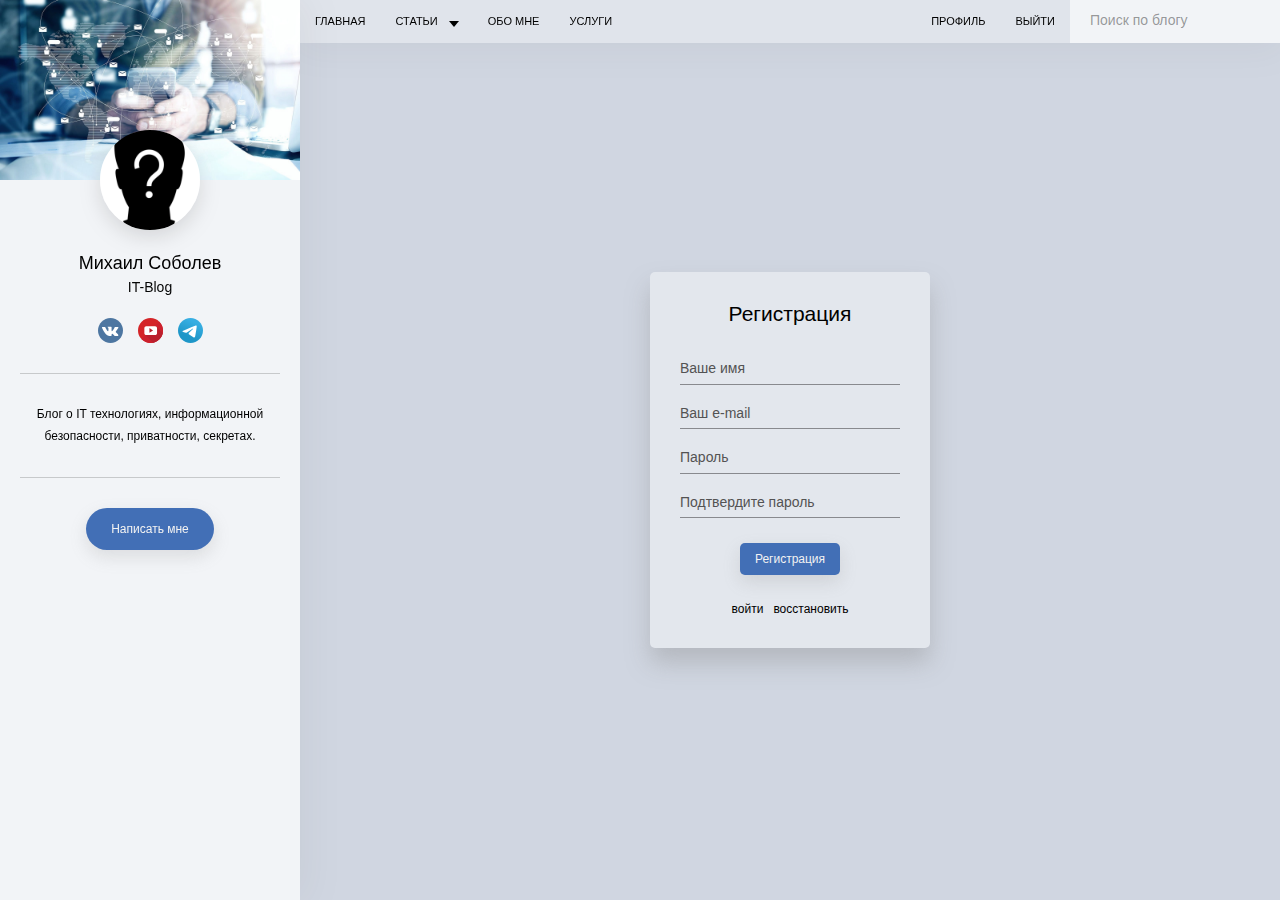
<file: signup.html>
<!DOCTYPE html>
<html lang="ru">
<head>
    <meta charset="UTF-8">
    <link rel="stylesheet" href="assets/css/style.min.css">
    
    <!-- Useful meta tags -->
    <meta http-equiv="x-ua-compatible" content="ie=edge">
    <meta name="viewport" content="width=device-width, initial-scale=1, shrink-to-fit=no">
    <meta name="robots" content="index, follow">
    <meta name="google" content="notranslate">
    <meta name="format-detection" content="telephone=no">
    <meta name="description" content="">
    
    <title>Персональный блог</title>
</head>
<body>

    <div class="page" id="page">

        <!-- Header -->
        <header class="header">
            <div class="header__left">
                <nav class="nav">
                    <ul class="nav__list">
                        <li class="nav__item">
                            <a class="nav__link" href="index.html">Главная</a>
                        </li>
                        <li class="nav__item">
                            <a class="nav__link has-subnav" href="#">Статьи</a>
        
                            <ul class="subnav">
                                <li>
                                    <a class="subnav__link" href="#">Вёрстка</a>
                                </li>
                                <li>
                                    <a class="subnav__link" href="#">Нейросети</a>
                                </li>
                                <li>
                                    <a class="subnav__link" href="#">Программирование</a>
                                </li>
                            </ul>
                        </li>
                        <li class="nav__item">
                            <a class="nav__link" href="text.html">Обо мне</a>
                        </li>
                        <li class="nav__item">
                            <a class="nav__link" href="work.html">Услуги</a>
                        </li>
                    </ul>
                </nav>
        
                <button class="burger" type="button" id="sidebarToggle">
                    <span>Открыть навигацию</span>
                </button>
            </div>
        
            <div class="header__right">
                <nav class="nav">
                    <ul class="nav__list">
                        <li class="nav__item">
                            <a class="nav__link" href="profile.html">Профиль</a>
                        </li>
                        <li class="nav__item">
                            <a class="nav__link" href="admin.html">Выйти</a>
                        </li>
                    </ul>
                </nav>
                <form class="search" action="search.html" method="get">
                    <input class="search__input" type="text" placeholder="Поиск по блогу">
                </form>
            </div>
        </header><!-- /.header -->

        <!-- Sidebar -->
        <aside class="sidebar" id="sidebar">
           <div class="sidebar__header">
               <img src="assets/images/sidebar-header.jpg" alt="">
           </div>
        
            <div class="sidebar__content">
                <div class="profile">
                    <img class="profile__avatar" src="assets/images/avatar.jpg" alt="">
        
                    <div class="profile__header">
                        <div class="profile__name">Михаил Соболев</div>
                        <div class="profile__prof">IT-Blog</div>
                    </div>
        
                    <ul class="social social--md">
                        <li class="social__item">
                            <a class="social__link" href="https://vk.com/kuchma.egor" target="_blank">
                                <img class="social__icon" src="assets/images/vk.svg" alt="Virtual vk">
                           </a>
                        </li>
        
                        <li class="social__item">
                            <a class="social__link" href="" target="_blank">
                               <img class="social__icon"  src="assets/images/youtube.svg" alt="Virtual youtube">
                            </a>
                        </li>
        
                        <li class="social__item">
                           <a class="social__link"  href="https://t.me/kuchma_egor" target="_blank">
                               <img class="social__icon" src="assets/images/telegram.svg"  alt="Virtual telegram">
                            </a>
                        </li>
                    </ul>
        
                    <div class="profile__text">
                        <p>Блог о IT технологиях, информационной безопасности, приватности, секретаx.</p>
                    </div>
                </div><!-- /.profile -->
        
                <nav class="nav nav--mobile">
                    <ul class="nav__list">
                        <li class="nav__item">
                            <a class="nav__link" href="index.html">Главная</a>
                        </li>
                        <li class="nav__item">
                            <a class="nav__link has-subnav" href="#">Статьи</a>
        
                            <ul class="subnav">
                                <li>
                                    <a class="subnav__link" href="#">Вёрстка</a>
                                </li>
                                <li>
                                    <a class="subnav__link" href="#">Нейросети</a>
                                </li>
                                <li>
                                    <a class="subnav__link" href="#">Программирование</a>
                                </li>
                            </ul>
                        </li>
                        <li class="nav__item">
                            <a class="nav__link" href="text.html">Обо мне</a>
                        </li>
                        <li class="nav__item">
                            <a class="nav__link" href="work.html">Услуги</a>
                        </li>
                        <li class="nav__item">
                            <a class="nav__link" href="profile.html">Профиль</a>
                        </li>
                        <li class="nav__item">
                            <a class="nav__link" href="admin.html">Выйти</a>
                        </li>
                    </ul>
                </nav>
            </div><!-- /.sidebar__content -->
        
            <div class="sidebar__footer">
               <button class="btn btn--blue" type="button" data-modal="contact-modal">Написать мне</button>
            </div>
        </aside><!-- /.sidebar -->

       <!-- Main -->
        <main class="main">
            <div class="container">
                
                <form class="form form--auth form--bgc" action="/" method="post">
                
                    <h1 class="page__title page__title--center">Регистрация</h1>
                
                    <div class="form__group">
                        <input class="form__control" type="text" placeholder="Ваше имя">
                        <span class="form__line"></span>
                    </div>
                
                    <div class="form__group">
                        <input class="form__control" type="email" placeholder="Ваш e-mail">
                        <span class="form__line"></span>
                    </div>
                
                    <div class="form__group">
                        <input class="form__control" type="password" placeholder="Пароль">
                        <span class="form__line"></span>
                    </div>
                
                    <div class="form__group form__group--mb">
                        <input class="form__control" type="password" placeholder="Подтвердите пароль">
                        <span class="form__line"></span>
                    </div>
                
                    <div class="form__footer form__footer--center">
                        <div class="form__group form__group--mb">
                            <button class="btn btn--blue btn--rounded btn--sm" type="submit">Регистрация</button>
                        </div>
                
                        <ul class="form__footer-list">
                            <li>
                                <a href="signin.html">войти</a>
                            </li>
                            <li>
                                <a href="reset.html">восстановить</a>
                            </li>
                        </ul>
                    </div>
                </form>
                
            </div>
        </main>
    </div>

    <div class="modal" id="contact-modal">
        <div class="modal__content modal__content--contact">
            <button class="modal__close" type="button">
                <img src="./assets/images/close.svg" alt="Закрыть">
            </button>
    
            <form class="form" action="/" method="post">
                <div class="form__group form__group--mb">
                    <input class="form__control" type="text" placeholder="Ваше имя">
                    <span class="form__line"></span>
                </div>
    
                <div class="form__group form__group--mb">
                    <input class="form__control" type="email" placeholder="Ваш e-mail">
                    <span class="form__line"></span>
                </div>
    
                <div class="form__group form__group--mb">
                    <textarea class="form__control form__control--textarea" placeholder="Текст сообщения"></textarea>
                    <span class="form__line"></span>
                </div>
    
                <div class="form__footer">
                    <div class="form__group form__group--mb">
                        <button class="btn btn--blue btn--rounded btn--sm" type="submit">Отравить</button>
                    </div>
                </div>
            </form>
    
            <ul class="modal__footer">
                <li class="modal__footer-item-1">
                    e-mail:
                    <a href="mailto:egor.ku4ma2014@yandex.ru">egor.ku4ma2014@yandex.ru</a>
                </li>
                <li class="modal__footer-item-2">
                    тел:
                    <a href="tel:+79157257388">+7-915-725-73-88</a>
                </li>
            </ul>
        </div>
    </div>
    <div class="modal" id="share-modal">
        <div class="modal__content">
            <button class="modal__close" type="button">
                <img src="./assets/images/close.svg" alt="Закрыть">
            </button>
    
            <ul class="social">
               <li class="social__item">
                   <a class="social__link" href="#">
                       <img class="social__icon--share" src="assets/images/share/facebook.svg" alt="">
                   </a>
               </li>
    
               <li class="social__item">
                   <a class="social__link" href="#">
                       <img class="social__icon--share" src="assets/images/share/twitter.svg" alt="">
                   </a>
               </li>
    
               <li class="social__item">
                   <a class="social__link" href="#">
                       <img class="social__icon--share" src="assets/images/share/vk.svg" alt="">
                   </a>
               </li>
    
               <li class="social__item">
                   <a class="social__link" href="#">
                       <img class="social__icon--share" src="assets/images/share/copy.svg" alt="">
                   </a>
               </li>
           </ul>
        </div>
    </div>

    <!-- JS -->
    <script src="assets/js/modal.js"></script>
    <script src="assets/js/mobileNav.js"></script>
    <script src="assets/js/textarea.js"></script>
</body>
</html>
</file>
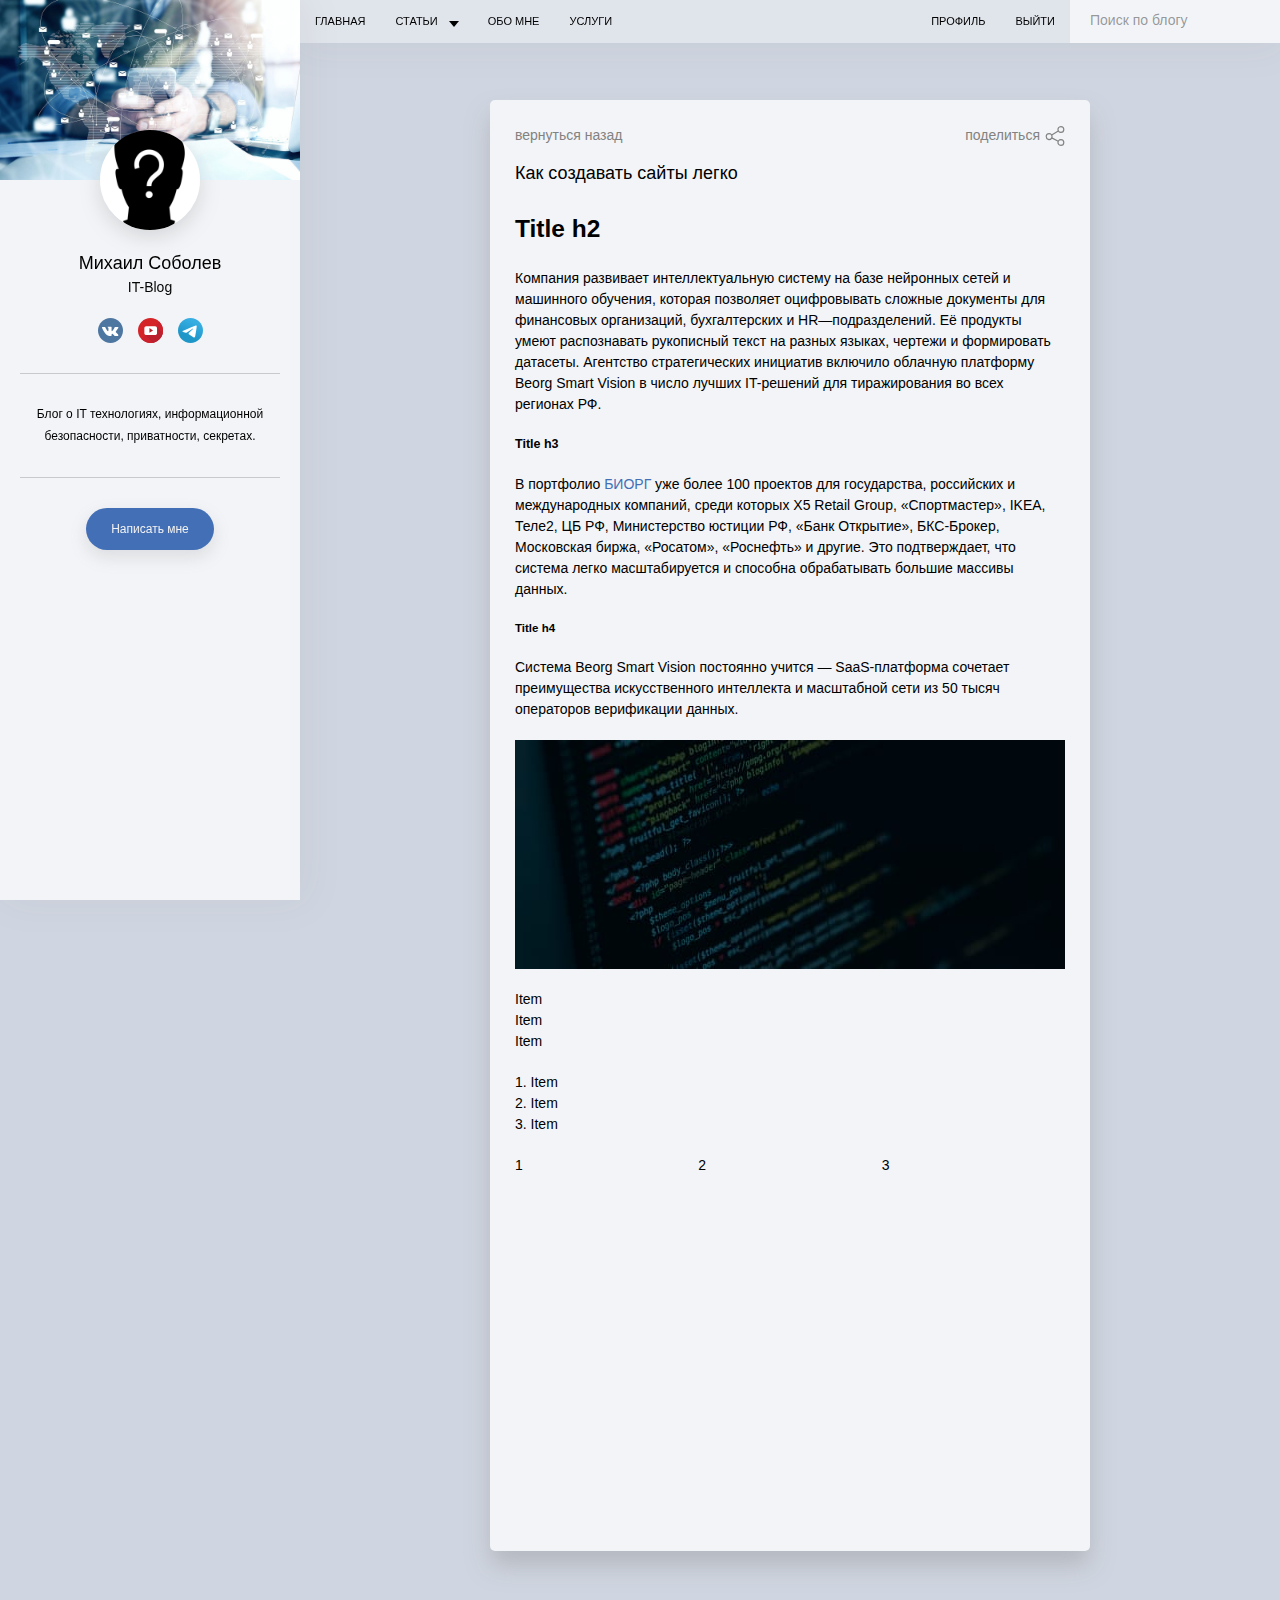
<file: text.html>
<!DOCTYPE html>
<html lang="ru">
<head>
    <meta charset="UTF-8">
    <link rel="stylesheet" href="assets/css/style.min.css">
    
    <!-- Useful meta tags -->
    <meta http-equiv="x-ua-compatible" content="ie=edge">
    <meta name="viewport" content="width=device-width, initial-scale=1, shrink-to-fit=no">
    <meta name="robots" content="index, follow">
    <meta name="google" content="notranslate">
    <meta name="format-detection" content="telephone=no">
    <meta name="description" content="">
    
    <title>Персональный блог</title>
</head>
<body>

    <div class="page" id="page">

        <!-- Header -->
        <header class="header">
            <div class="header__left">
                <nav class="nav">
                    <ul class="nav__list">
                        <li class="nav__item">
                            <a class="nav__link" href="index.html">Главная</a>
                        </li>
                        <li class="nav__item">
                            <a class="nav__link has-subnav" href="#">Статьи</a>
        
                            <ul class="subnav">
                                <li>
                                    <a class="subnav__link" href="#">Вёрстка</a>
                                </li>
                                <li>
                                    <a class="subnav__link" href="#">Нейросети</a>
                                </li>
                                <li>
                                    <a class="subnav__link" href="#">Программирование</a>
                                </li>
                            </ul>
                        </li>
                        <li class="nav__item">
                            <a class="nav__link" href="text.html">Обо мне</a>
                        </li>
                        <li class="nav__item">
                            <a class="nav__link" href="work.html">Услуги</a>
                        </li>
                    </ul>
                </nav>
        
                <button class="burger" type="button" id="sidebarToggle">
                    <span>Открыть навигацию</span>
                </button>
            </div>
        
            <div class="header__right">
                <nav class="nav">
                    <ul class="nav__list">
                        <li class="nav__item">
                            <a class="nav__link" href="profile.html">Профиль</a>
                        </li>
                        <li class="nav__item">
                            <a class="nav__link" href="admin.html">Выйти</a>
                        </li>
                    </ul>
                </nav>
                <form class="search" action="search.html" method="get">
                    <input class="search__input" type="text" placeholder="Поиск по блогу">
                </form>
            </div>
        </header><!-- /.header -->

        <!-- Sidebar -->
        <aside class="sidebar" id="sidebar">
           <div class="sidebar__header">
               <img src="assets/images/sidebar-header.jpg" alt="">
           </div>
        
            <div class="sidebar__content">
                <div class="profile">
                    <img class="profile__avatar" src="assets/images/avatar.jpg" alt="">
        
                    <div class="profile__header">
                        <div class="profile__name">Михаил Соболев</div>
                        <div class="profile__prof">IT-Blog</div>
                    </div>
        
                    <ul class="social social--md">
                        <li class="social__item">
                            <a class="social__link" href="https://vk.com/kuchma.egor" target="_blank">
                                <img class="social__icon" src="assets/images/vk.svg" alt="Virtual vk">
                           </a>
                        </li>
        
                        <li class="social__item">
                            <a class="social__link" href="" target="_blank">
                               <img class="social__icon"  src="assets/images/youtube.svg" alt="Virtual youtube">
                            </a>
                        </li>
        
                        <li class="social__item">
                           <a class="social__link"  href="https://t.me/kuchma_egor" target="_blank">
                               <img class="social__icon" src="assets/images/telegram.svg"  alt="Virtual telegram">
                            </a>
                        </li>
                    </ul>
        
                    <div class="profile__text">
                        <p>Блог о IT технологиях, информационной безопасности, приватности, секретаx.</p>
                    </div>
                </div><!-- /.profile -->
        
                <nav class="nav nav--mobile">
                    <ul class="nav__list">
                        <li class="nav__item">
                            <a class="nav__link" href="index.html">Главная</a>
                        </li>
                        <li class="nav__item">
                            <a class="nav__link has-subnav" href="#">Статьи</a>
        
                            <ul class="subnav">
                                <li>
                                    <a class="subnav__link" href="#">Вёрстка</a>
                                </li>
                                <li>
                                    <a class="subnav__link" href="#">Нейросети</a>
                                </li>
                                <li>
                                    <a class="subnav__link" href="#">Программирование</a>
                                </li>
                            </ul>
                        </li>
                        <li class="nav__item">
                            <a class="nav__link" href="text.html">Обо мне</a>
                        </li>
                        <li class="nav__item">
                            <a class="nav__link" href="work.html">Услуги</a>
                        </li>
                        <li class="nav__item">
                            <a class="nav__link" href="profile.html">Профиль</a>
                        </li>
                        <li class="nav__item">
                            <a class="nav__link" href="admin.html">Выйти</a>
                        </li>
                    </ul>
                </nav>
            </div><!-- /.sidebar__content -->
        
            <div class="sidebar__footer">
               <button class="btn btn--blue" type="button" data-modal="contact-modal">Написать мне</button>
            </div>
        </aside><!-- /.sidebar -->

       <!-- Main -->
        <main class="main">
            <div class="container">
                
                <!-- post -->
                <article class="post">
                    <div class="post__actions">
                        <a href="index.html">вернуться назад</a>
                        <a href="#">поделиться<img class="post__actions-icon" src="assets/images/share.svg" alt="поделиться">
                        </a>
                    </div>
                
                    <div class="post__header">
                        <h1 class="post__title post__title--mb0">Как создавать сайты легко</h1>
                    </div>
                
                
                    <div class="post__content">
                        <div class="post__text post__text--bn">
                            <h2>Title h2</h2>
                            <p>Компания развивает интеллектуальную систему на базе нейронных сетей и машинного обучения, которая позволяет оцифровывать сложные документы для финансовых организаций, бухгалтерских и HR—подразделений. Её продукты умеют распознавать рукописный текст на разных языках, чертежи и формировать датасеты. Агентство стратегических инициатив включило облачную платформу Beorg Smart Vision в число лучших IT-решений для тиражирования во всех регионах РФ.</p>
                
                            <h3>Title h3</h3>
                            <p>В портфолио <a href="">БИОРГ</a> уже более 100 проектов для государства, российских и международных компаний, среди которых X5 Retail Group, «Спортмастер», IKEA, Теле2, ЦБ РФ, Министерство юстиции РФ, «Банк Открытие», БКС-Брокер, Московская биржа, «Росатом», «Роснефть» и другие. Это подтверждает, что система легко масштабируется и способна обрабатывать большие массивы данных.</p>
                
                            <h4>Title h4</h4>
                            <p>Система Beorg Smart Vision постоянно учится — SaaS-платформа сочетает преимущества искусственного интеллекта и масштабной сети из 50 тысяч операторов верификации данных.</p>
                
                            <p>
                                <img src="assets/images/image.jpg" alt="">
                            </p>
                
                            <ul>
                                <li>Item</li>
                                <li>Item</li>
                                <li>Item</li>
                            </ul>
                
                            <ol>
                                <li>Item</li>
                                <li>Item</li>
                                <li>Item</li>
                            </ol>
                
                            <table>
                                <tr>
                                    <td>1</td>
                                    <td>2</td>
                                    <td>3</td>
                                </tr>
                            </table>
                
                            <p>
                                <span class="fr-video">
                                    <iframe src="https://www.youtube.com/embed/H8FJmXI3an0" title="YouTube video player" frameborder="0" allow="accelerometer; autoplay; clipboard-write; encrypted-media; gyroscope; picture-in-picture" allowfullscreen></iframe>
                                </span>
                            </p>
                        </div><!-- ./post__text -->
                    </div><!-- ./post__content -->
                </article><!-- ./post -->
                
            </div>
        </main>
    </div>

    <div class="modal" id="contact-modal">
        <div class="modal__content modal__content--contact">
            <button class="modal__close" type="button">
                <img src="./assets/images/close.svg" alt="Закрыть">
            </button>
    
            <form class="form" action="/" method="post">
                <div class="form__group form__group--mb">
                    <input class="form__control" type="text" placeholder="Ваше имя">
                    <span class="form__line"></span>
                </div>
    
                <div class="form__group form__group--mb">
                    <input class="form__control" type="email" placeholder="Ваш e-mail">
                    <span class="form__line"></span>
                </div>
    
                <div class="form__group form__group--mb">
                    <textarea class="form__control form__control--textarea" placeholder="Текст сообщения"></textarea>
                    <span class="form__line"></span>
                </div>
    
                <div class="form__footer">
                    <div class="form__group form__group--mb">
                        <button class="btn btn--blue btn--rounded btn--sm" type="submit">Отравить</button>
                    </div>
                </div>
            </form>
    
            <ul class="modal__footer">
                <li class="modal__footer-item-1">
                    e-mail:
                    <a href="mailto:egor.ku4ma2014@yandex.ru">egor.ku4ma2014@yandex.ru</a>
                </li>
                <li class="modal__footer-item-2">
                    тел:
                    <a href="tel:+79157257388">+7-915-725-73-88</a>
                </li>
            </ul>
        </div>
    </div>
    <div class="modal" id="share-modal">
        <div class="modal__content">
            <button class="modal__close" type="button">
                <img src="./assets/images/close.svg" alt="Закрыть">
            </button>
    
            <ul class="social">
               <li class="social__item">
                   <a class="social__link" href="#">
                       <img class="social__icon--share" src="assets/images/share/facebook.svg" alt="">
                   </a>
               </li>
    
               <li class="social__item">
                   <a class="social__link" href="#">
                       <img class="social__icon--share" src="assets/images/share/twitter.svg" alt="">
                   </a>
               </li>
    
               <li class="social__item">
                   <a class="social__link" href="#">
                       <img class="social__icon--share" src="assets/images/share/vk.svg" alt="">
                   </a>
               </li>
    
               <li class="social__item">
                   <a class="social__link" href="#">
                       <img class="social__icon--share" src="assets/images/share/copy.svg" alt="">
                   </a>
               </li>
           </ul>
        </div>
    </div>

    <!-- JS -->
    <script src="assets/js/modal.js"></script>
    <script src="assets/js/mobileNav.js"></script>
    <script src="assets/js/textarea.js"></script>
</body>
</html>
</file>
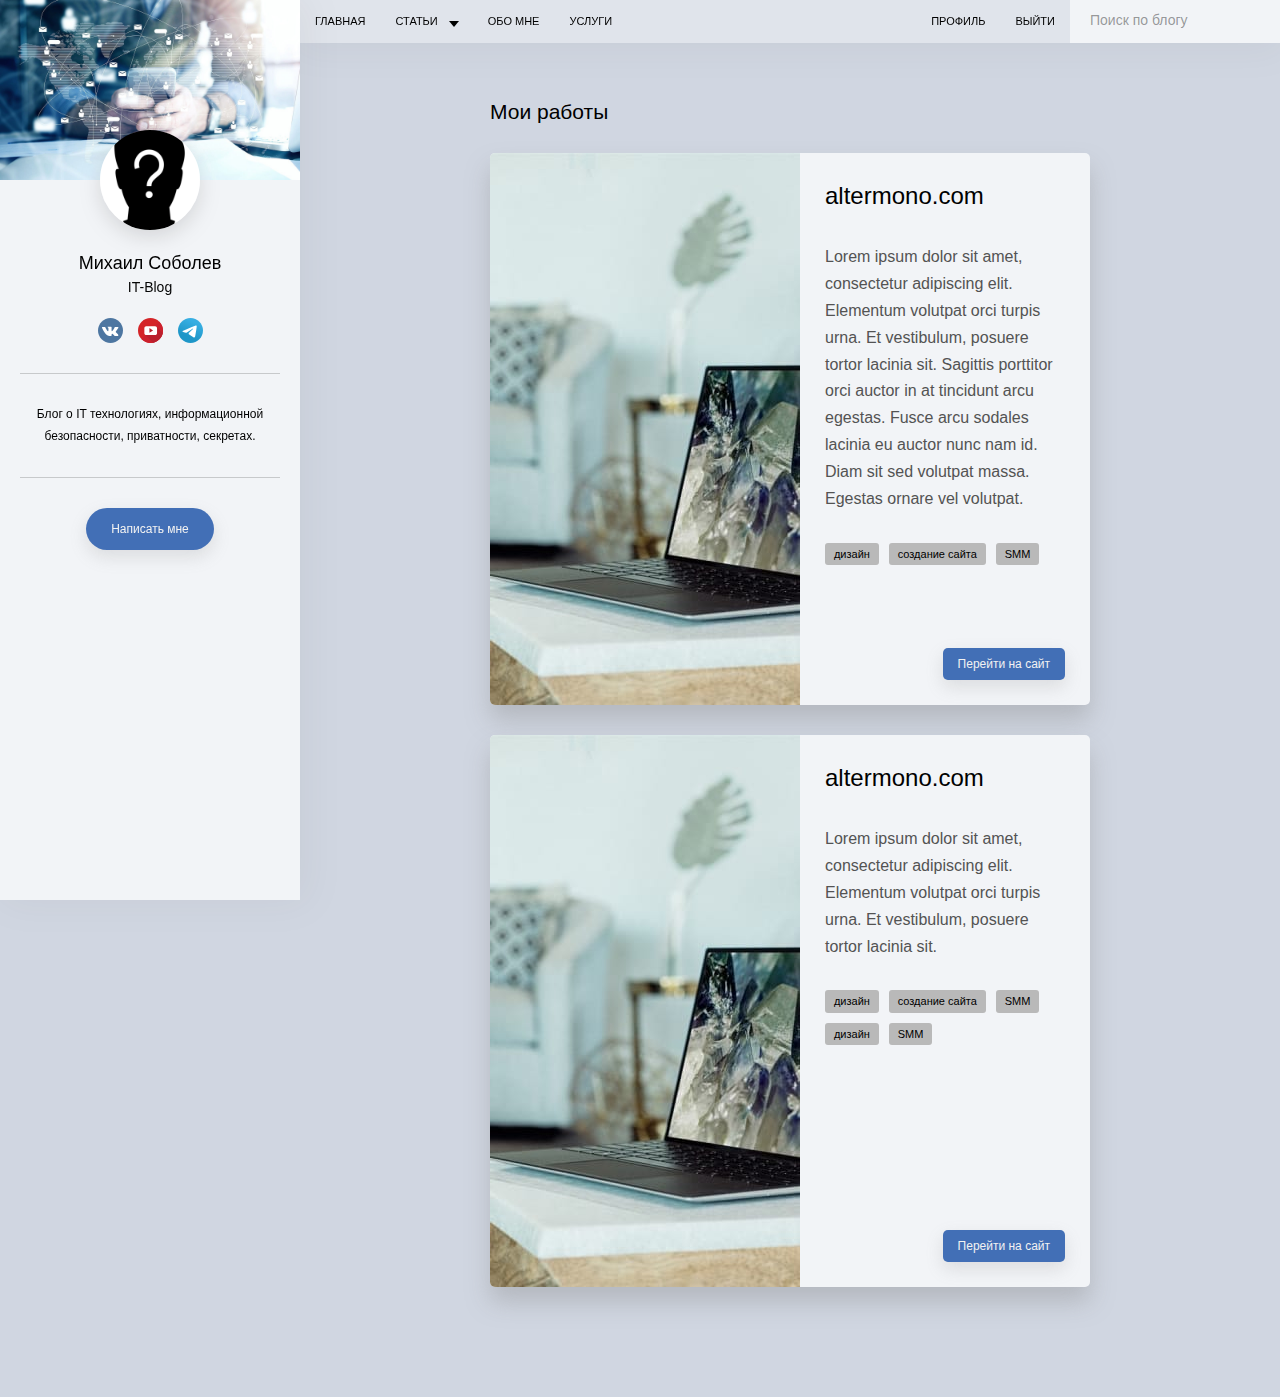
<file: work.html>
<!DOCTYPE html>
<html lang="ru">
<head>
    <meta charset="UTF-8">
    <link rel="stylesheet" href="assets/css/style.min.css">
    
    <!-- Useful meta tags -->
    <meta http-equiv="x-ua-compatible" content="ie=edge">
    <meta name="viewport" content="width=device-width, initial-scale=1, shrink-to-fit=no">
    <meta name="robots" content="index, follow">
    <meta name="google" content="notranslate">
    <meta name="format-detection" content="telephone=no">
    <meta name="description" content="">
    
    <title>Персональный блог</title>
</head>
<body>

    <div class="page" id="page">

        <!-- Header -->
        <header class="header">
            <div class="header__left">
                <nav class="nav">
                    <ul class="nav__list">
                        <li class="nav__item">
                            <a class="nav__link" href="index.html">Главная</a>
                        </li>
                        <li class="nav__item">
                            <a class="nav__link has-subnav" href="#">Статьи</a>
        
                            <ul class="subnav">
                                <li>
                                    <a class="subnav__link" href="#">Вёрстка</a>
                                </li>
                                <li>
                                    <a class="subnav__link" href="#">Нейросети</a>
                                </li>
                                <li>
                                    <a class="subnav__link" href="#">Программирование</a>
                                </li>
                            </ul>
                        </li>
                        <li class="nav__item">
                            <a class="nav__link" href="text.html">Обо мне</a>
                        </li>
                        <li class="nav__item">
                            <a class="nav__link" href="work.html">Услуги</a>
                        </li>
                    </ul>
                </nav>
        
                <button class="burger" type="button" id="sidebarToggle">
                    <span>Открыть навигацию</span>
                </button>
            </div>
        
            <div class="header__right">
                <nav class="nav">
                    <ul class="nav__list">
                        <li class="nav__item">
                            <a class="nav__link" href="profile.html">Профиль</a>
                        </li>
                        <li class="nav__item">
                            <a class="nav__link" href="admin.html">Выйти</a>
                        </li>
                    </ul>
                </nav>
                <form class="search" action="search.html" method="get">
                    <input class="search__input" type="text" placeholder="Поиск по блогу">
                </form>
            </div>
        </header><!-- /.header -->

        <!-- Sidebar -->
        <aside class="sidebar" id="sidebar">
           <div class="sidebar__header">
               <img src="assets/images/sidebar-header.jpg" alt="">
           </div>
        
            <div class="sidebar__content">
                <div class="profile">
                    <img class="profile__avatar" src="assets/images/avatar.jpg" alt="">
        
                    <div class="profile__header">
                        <div class="profile__name">Михаил Соболев</div>
                        <div class="profile__prof">IT-Blog</div>
                    </div>
        
                    <ul class="social social--md">
                        <li class="social__item">
                            <a class="social__link" href="https://vk.com/kuchma.egor" target="_blank">
                                <img class="social__icon" src="assets/images/vk.svg" alt="Virtual vk">
                           </a>
                        </li>
        
                        <li class="social__item">
                            <a class="social__link" href="" target="_blank">
                               <img class="social__icon"  src="assets/images/youtube.svg" alt="Virtual youtube">
                            </a>
                        </li>
        
                        <li class="social__item">
                           <a class="social__link"  href="https://t.me/kuchma_egor" target="_blank">
                               <img class="social__icon" src="assets/images/telegram.svg"  alt="Virtual telegram">
                            </a>
                        </li>
                    </ul>
        
                    <div class="profile__text">
                        <p>Блог о IT технологиях, информационной безопасности, приватности, секретаx.</p>
                    </div>
                </div><!-- /.profile -->
        
                <nav class="nav nav--mobile">
                    <ul class="nav__list">
                        <li class="nav__item">
                            <a class="nav__link" href="index.html">Главная</a>
                        </li>
                        <li class="nav__item">
                            <a class="nav__link has-subnav" href="#">Статьи</a>
        
                            <ul class="subnav">
                                <li>
                                    <a class="subnav__link" href="#">Вёрстка</a>
                                </li>
                                <li>
                                    <a class="subnav__link" href="#">Нейросети</a>
                                </li>
                                <li>
                                    <a class="subnav__link" href="#">Программирование</a>
                                </li>
                            </ul>
                        </li>
                        <li class="nav__item">
                            <a class="nav__link" href="text.html">Обо мне</a>
                        </li>
                        <li class="nav__item">
                            <a class="nav__link" href="work.html">Услуги</a>
                        </li>
                        <li class="nav__item">
                            <a class="nav__link" href="profile.html">Профиль</a>
                        </li>
                        <li class="nav__item">
                            <a class="nav__link" href="admin.html">Выйти</a>
                        </li>
                    </ul>
                </nav>
            </div><!-- /.sidebar__content -->
        
            <div class="sidebar__footer">
               <button class="btn btn--blue" type="button" data-modal="contact-modal">Написать мне</button>
            </div>
        </aside><!-- /.sidebar -->

       <!-- Main -->
        <main class="main">
            <div class="container">
                
                <h1 class="page__title">Мои работы</h1>
                
                <article class="work">
                    <div class="work__preview">
                        <picture>
                            <source srcset="assets/images/works/work-2.jpg" media="(max-width: 575px)">
                
                            <img src="assets/images/works/work-1.jpg" alt="">
                        </picture>
                    </div>
                
                    <div class="work__content">
                        <h2 class="work__title">
                            <a href="" target="_blank">altermono.com</a>
                        </h2>
                
                        <div class="work__description">
                            <p>Lorem ipsum dolor sit amet, consectetur adipiscing elit. Elementum volutpat orci turpis urna. Et vestibulum, posuere tortor lacinia sit. Sagittis porttitor orci auctor in at tincidunt arcu egestas. Fusce arcu sodales lacinia eu auctor nunc nam id. Diam sit sed volutpat massa. Egestas ornare vel volutpat.</p>
                        </div>
                
                        <ul class="tags">
                            <li class="tags__item">дизайн</li>
                            <li class="tags__item">создание сайта</li>
                            <li class="tags__item">SMM</li>
                        </ul>
                
                        <div class="work__footer">
                            <a class="btn btn--blue btn--rounded btn--sm" href="#" target="_blank">Перейти на сайт</a>
                        </div>
                    </div>
                </article><!-- ./work-1 -->
                
                <article class="work">
                    <div class="work__preview">
                        <picture>
                            <source srcset="assets/images/works/work-2.jpg" media="(max-width: 575px)">
                
                            <img src="assets/images/works/work-1.jpg" alt="">
                        </picture>
                    </div>
                
                    <div class="work__content">
                        <h2 class="work__title">
                            <a href="" target="_blank">altermono.com</a>
                        </h2>
                
                        <div class="work__description">
                            <p>Lorem ipsum dolor sit amet, consectetur adipiscing elit. Elementum volutpat orci turpis urna. Et vestibulum, posuere tortor lacinia sit.</p>
                        </div>
                
                        <ul class="tags">
                            <li class="tags__item">дизайн</li>
                            <li class="tags__item">создание сайта</li>
                            <li class="tags__item">SMM</li>
                            <li class="tags__item">дизайн</li>
                            <li class="tags__item">SMM</li>
                        </ul>
                
                        <div class="work__footer">
                            <a class="btn btn--blue btn--rounded btn--sm" href="#" target="_blank">Перейти на сайт</a>
                        </div>
                    </div>
                </article><!-- ./work-1 -->
                
            </div>
        </main>
    </div>

    <div class="modal" id="contact-modal">
        <div class="modal__content modal__content--contact">
            <button class="modal__close" type="button">
                <img src="./assets/images/close.svg" alt="Закрыть">
            </button>
    
            <form class="form" action="/" method="post">
                <div class="form__group form__group--mb">
                    <input class="form__control" type="text" placeholder="Ваше имя">
                    <span class="form__line"></span>
                </div>
    
                <div class="form__group form__group--mb">
                    <input class="form__control" type="email" placeholder="Ваш e-mail">
                    <span class="form__line"></span>
                </div>
    
                <div class="form__group form__group--mb">
                    <textarea class="form__control form__control--textarea" placeholder="Текст сообщения"></textarea>
                    <span class="form__line"></span>
                </div>
    
                <div class="form__footer">
                    <div class="form__group form__group--mb">
                        <button class="btn btn--blue btn--rounded btn--sm" type="submit">Отравить</button>
                    </div>
                </div>
            </form>
    
            <ul class="modal__footer">
                <li class="modal__footer-item-1">
                    e-mail:
                    <a href="mailto:egor.ku4ma2014@yandex.ru">egor.ku4ma2014@yandex.ru</a>
                </li>
                <li class="modal__footer-item-2">
                    тел:
                    <a href="tel:+79157257388">+7-915-725-73-88</a>
                </li>
            </ul>
        </div>
    </div>
    <div class="modal" id="share-modal">
        <div class="modal__content">
            <button class="modal__close" type="button">
                <img src="./assets/images/close.svg" alt="Закрыть">
            </button>
    
            <ul class="social">
               <li class="social__item">
                   <a class="social__link" href="#">
                       <img class="social__icon--share" src="assets/images/share/facebook.svg" alt="">
                   </a>
               </li>
    
               <li class="social__item">
                   <a class="social__link" href="#">
                       <img class="social__icon--share" src="assets/images/share/twitter.svg" alt="">
                   </a>
               </li>
    
               <li class="social__item">
                   <a class="social__link" href="#">
                       <img class="social__icon--share" src="assets/images/share/vk.svg" alt="">
                   </a>
               </li>
    
               <li class="social__item">
                   <a class="social__link" href="#">
                       <img class="social__icon--share" src="assets/images/share/copy.svg" alt="">
                   </a>
               </li>
           </ul>
        </div>
    </div>

    <!-- JS -->
    <script src="assets/js/modal.js"></script>
    <script src="assets/js/mobileNav.js"></script>
    <script src="assets/js/textarea.js"></script>
</body>
</html>
</file>
<file: assets/css/style.min.css>
@charset "UTF-8";
/*  Сбрасывает основные стили  */
/* http://meyerweb.com/eric/tools/css/reset/
   v2.0-modified | 20110126
   License: none (public domain)
*/
html, body, div, span, applet, object, iframe,
h1, h2, h3, h4, h5, h6, p, blockquote, pre,
a, abbr, acronym, address, big, cite, code,
del, dfn, em, img, ins, kbd, q, s, samp,
small, strike, strong, sub, sup, tt, var,
b, u, i, center,
dl, dt, dd, ol, ul, li,
fieldset, form, label, legend,
table, caption, tbody, tfoot, thead, tr, th, td,
article, aside, canvas, details, embed,
figure, figcaption, footer, header, hgroup,
menu, nav, output, ruby, section, summary,
time, mark, audio, video {
  margin: 0;
  padding: 0;
  border: 0;
  font-size: 100%;
  font: inherit;
  vertical-align: baseline;
}

/* make sure to set some focus styles for accessibility */
:focus {
  outline: 0;
}

/* HTML5 display-role reset for older browsers */
article, aside, details, figcaption, figure,
footer, header, hgroup, menu, nav, section {
  display: block;
}

body {
  line-height: 1;
}

ol, ul {
  list-style: none;
}

blockquote, q {
  quotes: none;
}

blockquote:before, blockquote:after,
q:before, q:after {
  content: "";
  content: none;
}

table {
  border-collapse: collapse;
  border-spacing: 0;
}

input[type=search]::-webkit-search-cancel-button,
input[type=search]::-webkit-search-decoration,
input[type=search]::-webkit-search-results-button,
input[type=search]::-webkit-search-results-decoration {
  -webkit-appearance: none;
  -moz-appearance: none;
}

input[type=search] {
  -webkit-appearance: none;
  -moz-appearance: none;
  -webkit-box-sizing: content-box;
  -moz-box-sizing: content-box;
  box-sizing: content-box;
}

textarea {
  overflow: auto;
  vertical-align: top;
  resize: vertical;
}

/**
 * Correct `inline-block` display not defined in IE 6/7/8/9 and Firefox 3.
 */
audio,
canvas,
video {
  display: inline-block;
  *display: inline;
  *zoom: 1;
  max-width: 100%;
}

/**
 * Prevent modern browsers from displaying `audio` without controls.
 * Remove excess height in iOS 5 devices.
 */
audio:not([controls]) {
  display: none;
  height: 0;
}

/**
 * Address styling not present in IE 7/8/9, Firefox 3, and Safari 4.
 * Known issue: no IE 6 support.
 */
[hidden] {
  display: none;
}

/**
 * 1. Correct text resizing oddly in IE 6/7 when body `font-size` is set using
 *    `em` units.
 * 2. Prevent iOS text size adjust after orientation change, without disabling
 *    user zoom.
 */
html {
  font-size: 100%;
  /* 1 */
  -webkit-text-size-adjust: 100%;
  /* 2 */
  -ms-text-size-adjust: 100%;
  /* 2 */
}

/**
 * Address `outline` inconsistency between Chrome and other browsers.
 */
a:focus {
  outline: thin dotted;
}

/**
 * Improve readability when focused and also mouse hovered in all browsers.
 */
a:active,
a:hover {
  outline: 0;
}

/**
 * 1. Remove border when inside `a` element in IE 6/7/8/9 and Firefox 3.
 * 2. Improve image quality when scaled in IE 7.
 */
img {
  border: 0;
  /* 1 */
  -ms-interpolation-mode: bicubic;
  /* 2 */
}

/**
 * Address margin not present in IE 6/7/8/9, Safari 5, and Opera 11.
 */
figure {
  margin: 0;
}

/**
 * Correct margin displayed oddly in IE 6/7.
 */
form {
  margin: 0;
}

/**
 * Define consistent border, margin, and padding.
 */
fieldset {
  border: 1px solid #c0c0c0;
  margin: 0 2px;
  padding: 0.35em 0.625em 0.75em;
}

/**
 * 1. Correct color not being inherited in IE 6/7/8/9.
 * 2. Correct text not wrapping in Firefox 3.
 * 3. Correct alignment displayed oddly in IE 6/7.
 */
legend {
  border: 0;
  /* 1 */
  padding: 0;
  white-space: normal;
  /* 2 */
  *margin-left: -7px;
  /* 3 */
}

/**
 * 1. Correct font size not being inherited in all browsers.
 * 2. Address margins set differently in IE 6/7, Firefox 3+, Safari 5,
 *    and Chrome.
 * 3. Improve appearance and consistency in all browsers.
 */
button,
input,
select,
textarea {
  font-size: 100%;
  /* 1 */
  margin: 0;
  /* 2 */
  vertical-align: baseline;
  /* 3 */
  *vertical-align: middle;
  /* 3 */
}

/**
 * Address Firefox 3+ setting `line-height` on `input` using `!important` in
 * the UA stylesheet.
 */
button,
input {
  line-height: normal;
}

/**
 * Address inconsistent `text-transform` inheritance for `button` and `select`.
 * All other form control elements do not inherit `text-transform` values.
 * Correct `button` style inheritance in Chrome, Safari 5+, and IE 6+.
 * Correct `select` style inheritance in Firefox 4+ and Opera.
 */
button,
select {
  text-transform: none;
}

/**
 * 1. Avoid the WebKit bug in Android 4.0.* where (2) destroys native `audio`
 *    and `video` controls.
 * 2. Correct inability to style clickable `input` types in iOS.
 * 3. Improve usability and consistency of cursor style between image-type
 *    `input` and others.
 * 4. Remove inner spacing in IE 7 without affecting normal text inputs.
 *    Known issue: inner spacing remains in IE 6.
 */
button,
html input[type=button],
input[type=reset],
input[type=submit] {
  -webkit-appearance: button;
  /* 2 */
  cursor: pointer;
  /* 3 */
  *overflow: visible;
  /* 4 */
}

/**
 * Re-set default cursor for disabled elements.
 */
button[disabled],
html input[disabled] {
  cursor: default;
}

/**
 * 1. Address box sizing set to content-box in IE 8/9.
 * 2. Remove excess padding in IE 8/9.
 * 3. Remove excess padding in IE 7.
 *    Known issue: excess padding remains in IE 6.
 */
input[type=checkbox],
input[type=radio] {
  box-sizing: border-box;
  /* 1 */
  padding: 0;
  /* 2 */
  *height: 13px;
  /* 3 */
  *width: 13px;
  /* 3 */
}

/**
 * 1. Address `appearance` set to `searchfield` in Safari 5 and Chrome.
 * 2. Address `box-sizing` set to `border-box` in Safari 5 and Chrome
 *    (include `-moz` to future-proof).
 */
input[type=search] {
  -webkit-appearance: textfield;
  /* 1 */
  -moz-box-sizing: content-box;
  -webkit-box-sizing: content-box;
  /* 2 */
  box-sizing: content-box;
}

/**
 * Remove inner padding and search cancel button in Safari 5 and Chrome
 * on OS X.
 */
input[type=search]::-webkit-search-cancel-button,
input[type=search]::-webkit-search-decoration {
  -webkit-appearance: none;
}

/**
 * Remove inner padding and border in Firefox 3+.
 */
button::-moz-focus-inner,
input::-moz-focus-inner {
  border: 0;
  padding: 0;
}

/**
 * 1. Remove default vertical scrollbar in IE 6/7/8/9.
 * 2. Improve readability and alignment in all browsers.
 */
textarea {
  overflow: auto;
  /* 1 */
  vertical-align: top;
  /* 2 */
}

/**
 * Remove most spacing between table cells.
 */
table {
  border-collapse: collapse;
  border-spacing: 0;
}

html,
button,
input,
select,
textarea {
  color: #222;
}

::-moz-selection {
  background: #b3d4fc;
  text-shadow: none;
}

::selection {
  background: #b3d4fc;
  text-shadow: none;
}

img {
  vertical-align: middle;
}

fieldset {
  border: 0;
  margin: 0;
  padding: 0;
}

textarea {
  resize: vertical;
}

.chromeframe {
  margin: 0.2em 0;
  background: #ccc;
  color: #000;
  padding: 0.2em 0;
}

html {
  /*  Для изменения элементов шрифта по умолчанию  */
  font-size: 62.5%;
}

body {
  background-color: #d0d6e1;
  /*  Системные шрифты, выбираются взависимости от системы  */
  font-family: -apple-system, BlinkMacSystemFont, "Segoe UI", Roboto, "Helvetica Neue", Arial, "Noto Sans", sans-serif, "Apple Color Emoji", "Segoe UI Emoji", "Segoe UI Symbol", "Noto Color Emoji";
  /*  Тоже самое что 14px  */
  font-size: 1.4rem;
  /*  Межстрочный отступ  */
  line-height: 1.5;
  color: #fff;
}
body.no-scroll {
  overflow: hidden;
}
@media (max-width: 991px) {
  body.show-sidebar {
    overflow: hidden;
  }
}

*,
*:before,
*:after {
  box-sizing: border-box;
}

a {
  text-decoration: none;
}
a:hover {
  text-decoration: underline;
}

/* Blocks */
.page {
  display: flex;
  flex-direction: column;
  justify-content: center;
  min-height: 100vh;
  overflow: hidden;
}
@media (max-width: 991px) {
  .show-sidebar .page {
    position: relative;
  }
}

.page__title {
  margin-bottom: 3rem;
  font-size: 2.1rem;
  color: #000;
  font-weight: 500;
  line-height: 1.1;
}
.page__title--center {
  text-align: center;
}

@media (max-width: 991px) {
  .page__mask {
    display: block;
    width: 100%;
    height: 100%;
    background-color: rgba(0, 0, 0, 0.7);
    position: absolute;
    top: 0;
    left: 0;
    z-index: 100;
  }
}

.header {
  display: flex;
  width: calc(100% - 300px);
  background-color: #e0e4eb;
  box-shadow: 0 5px 35px rgba(128, 128, 128, 0.1);
  position: fixed;
  top: 0;
  right: 0;
  z-index: 1000;
}
@media (max-width: 991px) {
  .header {
    width: 100%;
  }
}

.header__left {
  width: 60%;
}
@media (max-width: 991px) {
  .header__left {
    width: 40%;
  }
}

.header__right {
  width: 40%;
  display: flex;
  justify-content: flex-end;
}
@media (max-width: 991px) {
  .header__right {
    width: 60%;
  }
}

.nav--mobile {
  display: none;
  margin: 1.5rem 0;
}
@media (max-width: 991px) {
  .nav {
    display: none;
  }
  .nav--mobile {
    display: block;
  }
}

.nav__list {
  /*  Располагаются в одну строчку  */
  display: flex;
}
@media (max-width: 991px) {
  .nav__list {
    flex-direction: column;
  }
}

.nav__item {
  position: relative;
}
.nav__item:hover {
  /*  Будет показывать дочерний элемент  */
}
.nav__item:hover .nav__link {
  background-color: #426fb6;
  color: #fff;
}
.nav__item:hover .nav__link.has-subnav:after {
  border-color: #fff transparent transparent transparent;
}
.nav__item:hover > .subnav {
  display: block;
}
@media (max-width: 991px) {
  .nav__item:hover .nav__link {
    background: none;
    color: #000;
  }
  .nav__item:hover .nav__link.has-subnav:after {
    border-color: #000 transparent transparent transparent;
  }
}

.nav__link {
  display: block;
  padding: 1.5rem;
  font-size: 1.1rem;
  line-height: 1.2;
  text-transform: uppercase;
  color: #000;
  text-decoration: none;
  transition: background-color 0.2s linear;
}
.nav__link:hover {
  text-decoration: none;
}
.nav__link.has-subnav {
  position: relative;
  padding-right: 3.5rem;
}
.nav__link.has-subnav:after {
  content: "";
  display: block;
  /*  Опускаем вниз  */
  margin-top: 2px;
  /*  Треугольник  */
  border-style: solid;
  border-width: 6px 5px 0 5px;
  border-color: #000 transparent transparent transparent;
  position: absolute;
  /*  Выравнивание по центру  */
  top: 50%;
  right: 1.35rem;
  transform: translatey(-50%);
}
@media (max-width: 991px) {
  .nav__link {
    padding-left: 0;
    padding-right: 0;
    font-size: 1.6rem;
  }
}

.subnav {
  display: none;
  width: 16.9rem;
  padding: 0.5rem 0;
  background-color: #426fb6;
  border-radius: 0 0 5px 5px;
  box-shadow: 0 4px 4px rgba(128, 128, 128, 0.25);
  position: absolute;
  top: 100%;
  left: 0;
}
@media (max-width: 991px) {
  .subnav {
    position: static;
    width: 100%;
    padding-left: 1rem;
    background: none;
    box-shadow: none;
  }
}

.subnav__link {
  display: block;
  padding: 0.45rem 1.2rem;
  font-size: 1.2rem;
  color: #fff;
  text-decoration: none;
  transition: background-color 0.2s ease-in-out;
}
.subnav__link:hover {
  text-decoration: none;
  background-color: #3b64a3;
}
@media (max-width: 991px) {
  .subnav__link {
    padding-left: 0;
    padding-right: 0;
    color: #000;
    font-size: 1.5rem;
  }
  .subnav__link:hover {
    background: none;
  }
}

.burger {
  display: none;
  padding: 0;
  width: 3rem;
  height: 2rem;
  background: none;
  border: none;
  font-size: 0;
  color: transparent;
  position: absolute;
  top: 50%;
  left: 1.5rem;
  transform: translatey(-50%);
}
.burger:before, .burger:after,
.burger span {
  display: block;
  width: 100%;
  height: 0.2rem;
  background-color: #000;
  position: absolute;
  left: 0;
}
.burger:before, .burger:after {
  content: "";
  transition: transform 0.2s linear;
}
.burger:before {
  top: 0;
}
.burger:after {
  bottom: 0;
}
.burger span {
  top: 50%;
  transform: translatey(-50%);
  transition: opacity 0.2s linear;
}
.show-sidebar .burger span {
  opacity: 0;
}
.show-sidebar .burger:before, .show-sidebar .burger:after {
  top: 50%;
}
.show-sidebar .burger:before {
  transform: rotate(45deg);
}
.show-sidebar .burger:after {
  transform: rotate(-45deg);
}
@media (max-width: 991px) {
  .burger {
    display: block;
  }
}

.search {
  width: 100%;
  max-width: 21rem;
  background-color: #f2f4f7;
}

.search__input {
  display: block;
  width: 100%;
  padding: 1.2rem 2rem;
  background: transparent;
  border: none;
  font-family: inherit;
  text-size: 1.2rem;
  color: #000;
}
.search__input::placeholder {
  color: rgba(0, 0, 0, 0.4);
}
@media (max-width: 991px) {
  .search__input {
    height: 4.3rem;
    padding-top: 0.9rem;
    padding-left: 0.9rem;
    font-size: 1.6rem;
  }
}

.sidebar {
  width: 300px;
  height: 100vh;
  background-color: #f2f4f7;
  /*  Накладываем тень (ось x: 5px, ось y: 0,
    размытие, цвет, непрозрачность) */
  box-shadow: 5px 0 35px rgba(128, 128, 128, 0.1);
  /*  Блок фиксируется в точках равных top и left  */
  position: fixed;
  top: 0;
  left: 0;
  /*  Происходит наслоение блоков
    (1000 будет вверху, 500 будет снизу)  */
  z-index: 1000;
}
@media (max-width: 991px) {
  .sidebar {
    display: flex;
    flex-direction: column;
    height: calc(100vh - 4.3rem);
    padding-bottom: 1.5rem;
    overflow: auto;
    top: 4.3rem;
    transform: translatex(-100%);
    transition: transform 0.2s linear;
  }
  .show-sidebar .sidebar {
    transform: translatex(0);
  }
}

.sidebar__header {
  height: 18rem;
  background-color: #e3e7ed;
}
.sidebar__header img {
  /*  Отображается как блочный элемент  */
  display: block;
  width: 100%;
  height: 100%;
  /*  Изображение выравнивается под размеры блока  */
  object-fit: cover;
}
@media (max-width: 991px) {
  .sidebar__header {
    height: 10rem;
  }
}

.sidebar__content {
  padding: 0 2rem;
}

.sidebar__footer {
  display: flex;
  justify-content: center;
  padding: 0 2rem;
}
@media (max-width: 991px) {
  .sidebar__footer {
    margin: 3rem 0 5rem;
  }
}

.profile {
  margin-top: -5rem;
}
@media (max-width: 991px) {
  .profile {
    margin-top: -1rem;
    position: relative;
    border-bottom: 1px solid rgba(28, 28, 28, 0.2);
  }
}

.profile__avatar {
  display: block;
  width: 10rem;
  height: 10rem;
  /*  Выравниваем по центру  */
  margin: 0 auto 2rem;
  /*  Позволяет наслоить на другой блок  */
  position: relative;
  box-shadow: 0 7px 20px rgba(128, 128, 128, 0.25);
  /*  Закругляем аватарку  */
  border-radius: 50%;
}
@media (max-width: 991px) {
  .profile__avatar {
    width: 6.5rem;
    height: 6.5rem;
    margin-left: 0;
    position: absolute;
    left: 0;
  }
}

.profile__header {
  margin-bottom: 2rem;
  text-align: center;
}
@media (max-width: 991px) {
  .profile__header {
    padding-top: 2rem;
    padding-left: 8rem;
    text-align: left;
  }
}

.profile__name {
  font-size: 1.8rem;
  color: #000;
}
@media (max-width: 991px) {
  .profile__name {
    font-size: 1.5rem;
  }
}

.profile__prof {
  font-size: 1.4rem;
  /*  Толщина шрифта  */
  font-weight: 300;
  color: #050505;
}
@media (max-width: 991px) {
  .profile__prof {
    font-size: 1.2rem;
  }
}

.profile__text {
  padding: 3rem 0;
  margin: 3rem 0;
  font-size: 1.2rem;
  color: #000;
  line-height: 1.8;
  text-align: center;
  border-top: 1px solid rgba(28, 28, 28, 0.2);
  border-bottom: 1px solid rgba(28, 28, 28, 0.2);
}
@media (max-width: 991px) {
  .profile__text {
    display: none;
  }
}

.social {
  /*  Flexbox контейнер  */
  display: flex;
  /*  Выравнивает блоки по центру  */
  justify-content: center;
}
@media (max-width: 991px) {
  .social--md {
    display: none;
  }
}

.social__item {
  margin: 0 0.75rem;
}

.social__icon {
  width: 25px;
  height: 25px;
}
.social__icon--share {
  width: 45px;
  height: 45px;
}
@media (max-width: 991px) {
  .social__icon--share {
    width: 35px;
    height: 35px;
  }
}

.btn {
  /*  Элементы располагаются поледовательно  */
  display: inline-block;
  /*  Выравнивание по вертикали вверх  */
  vertical-align: top;
  padding: 1.12em 2.1em;
  border-radius: 3em;
  background: #e3e7ed;
  border: none;
  /*  Меняем курсор при наводке  */
  cursor: pointer;
  /*  Наследование от родителя  */
  font-family: inherit;
  font-size: 1.2rem;
  line-height: 1.5rem;
  font-weight: 500;
  color: #f2f2f2;
  text-decoration: none;
  /*  Линейный переход background-color  */
  transition: background-color 0.2s linear;
  /*  Модификаторы класса btn  */
}
.btn:hover {
  text-decoration: none;
}
.btn--red {
  background-color: #f15d53;
  box-shadow: 0 7px 17px rgba(128, 128, 128, 0.2);
}
.btn--red:hover, .btn--red:focus {
  background-color: #ef463c;
}
.btn--blue {
  background-color: #426fb6;
  box-shadow: 0 7px 17px rgba(128, 128, 128, 0.2);
}
.btn--blue:hover, .btn--blue:focus {
  background-color: #3b64a3;
}
.btn--rounded {
  border-radius: 0.41em;
}
.btn--sm {
  padding: 0.7em 1.25em;
}

.main {
  padding: 10rem 0 8rem 300px;
}
@media (max-width: 991px) {
  .main {
    padding: 7rem 0 5rem;
  }
}
.main--pl {
  padding-left: 0;
}

.container {
  max-width: 70rem;
  margin: 0 auto;
  padding-left: 5rem;
  padding-right: 5rem;
}
@media (max-width: 575px) {
  .container {
    padding-left: 1.5rem;
    padding-right: 1.5rem;
  }
}

.post {
  margin-bottom: 3rem;
  padding: 2.5rem;
  overflow: hidden;
  background-color: #f2f4f7;
  box-shadow: 0 15px 25px rgba(128, 128, 128, 0.35);
  border-radius: 5px;
}
@media (max-width: 575px) {
  .post {
    padding: 1.5rem;
  }
}

.post__header {
  margin: 0 0 2.5rem;
}
.post__header--preview {
  margin: -2.5rem -2.5rem 2.5rem;
}

.post__content {
  margin-bottom: 2rem;
}

.post__footer {
  display: flex;
  justify-content: space-between;
  align-items: center;
}
@media (max-width: 575px) {
  .post__footer {
    flex-direction: column;
    align-items: flex-start;
  }
}

.post__preview {
  /*  Динамическое выравнивание  */
  display: block;
  max-width: 100%;
  height: auto;
}

.post__title {
  font-size: 1.8rem;
  color: #000;
  line-height: 1.4;
  font-weight: 500;
  margin-bottom: 1.5rem;
}
.post__title a {
  color: inherit;
}
.post__title--open {
  margin-bottom: 0.75rem;
}
.post__title--mb0 {
  margin-bottom: 0;
}

.post__subtitle {
  margin-top: 3rem;
  margin-bottom: 2rem;
  font-size: 1.6rem;
  font-weight: 500;
  color: #000;
}

.post__description {
  font-size: 1.4rem;
  color: #535353;
}
.post__description a {
  color: #426fb6;
}

.post__text {
  padding-bottom: 1rem;
  font-size: 1.4rem;
  color: #000;
  border-bottom: 1px solid rgba(28, 28, 28, 0.2);
}
.post__text h2, .post__text h3, .post__text h4, .post__text h5, .post__text h6 {
  margin-bottom: 2rem;
  font-weight: 700;
}
.post__text h2 {
  font-size: 1.75em;
}
.post__text h3 {
  font-size: 1.25rem;
}
.post__text h4 {
  font-size: 1.15rem;
}
.post__text h5, .post__text h6 {
  font-size: 1rem;
}
.post__text ul, .post__text ol {
  margin-bottom: 2rem;
}
.post__text ol {
  list-style: decimal;
  /*  Чтобы не заходил за края  */
  list-style-position: inside;
}
.post__text p {
  margin-bottom: 2rem;
}
.post__text a {
  color: #426fb6;
}
.post__text table {
  width: 100%;
  margin-bottom: 2rem;
}
.post__text img {
  display: block;
  max-width: 100%;
  height: auto;
}
.post__text--bn {
  padding-bottom: 0;
  border: none;
}

.post__data {
  display: flex;
  font-size: 1.2rem;
  line-height: 1.2;
  color: #828282;
}
.post__data a {
  color: inherit;
}
@media (max-width: 575px) {
  .post__data {
    margin-bottom: 1rem;
  }
}

.post__data-item {
  /*  Появляется кроме последнего блока li  */
}
.post__data-item:not(:last-child):after {
  content: "";
  display: inline-block;
  width: 6px;
  height: 6px;
  margin: 0 1.5rem;
  position: relative;
  top: -2px;
  background-color: #C4C4C4;
  border-radius: 50%;
}

.post__read {
  font-size: 1.4rem;
  color: #107EFF;
}

.post__actions {
  display: flex;
  justify-content: space-between;
  margin-bottom: 1.5rem;
  color: #828282;
}
.post__actions a {
  text-size: 1.2rem;
  color: inherit;
}

.post__actions-icon {
  margin-left: 0.5rem;
}

.embed,
.fr-video {
  display: block;
  position: relative;
  overflow: hidden;
}
.embed:before,
.fr-video:before {
  content: "";
  display: block;
  padding-top: 56.25%;
}
.embed iframe,
.embed video,
.embed object,
.embed embed,
.fr-video iframe,
.fr-video video,
.fr-video object,
.fr-video embed {
  width: 100%;
  height: 100%;
  position: absolute;
  top: 0;
  left: 0;
  z-index: 1;
}

.pagination {
  display: flex;
  justify-content: center;
  margin-top: 8rem;
}
@media (max-width: 991px) {
  .pagination {
    margin-top: 5rem;
  }
}

.pagination__item {
  margin: 0 0.5rem;
}

.pagination__link {
  display: block;
  width: 4rem;
  height: 4rem;
  background-color: #e0e4eb;
  border-radius: 3px;
  box-shadow: 0 0 10px rgba(128, 128, 128, 0.15);
  font-size: 1.4rem;
  line-height: 4rem;
  color: #000;
  text-align: center;
  text-decoration: none;
  transition: background-color 0.2s linear;
}
.pagination__link:hover {
  text-decoration: none;
  background-color: #eceff3;
}
.pagination__link.active {
  background-color: #426fb6;
  box-shadow: 0 0 10px rgba(66, 111, 182, 0.15);
}

.related {
  padding-bottom: 0.5rem;
  border-bottom: 1px solid rgba(28, 28, 28, 0.2);
}

.related__list {
  display: flex;
  flex-wrap: wrap;
}
@media (max-width: 575px) {
  .related__list {
    flex-direction: column;
  }
}

.related__list-item {
  width: 50%;
  margin-bottom: 2.5rem;
}
@media (max-width: 575px) {
  .related__list-item {
    width: 100%;
  }
}

.related__list-title {
  font-size: 1.4rem;
  color: #393939;
  text-overflow: ellipsis;
  overflow: hidden;
  white-space: nowrap;
}
.related__list-title a {
  font-weight: 500;
  color: inherit;
}

.related__list-date {
  font-size: 1.2rem;
  color: #535353;
}

.form--auth {
  max-width: 28rem;
  margin: 0 auto;
}
.form--bgc {
  padding: 3rem;
  background-color: #e3e7ed;
  box-shadow: 0 15px 25px rgba(128, 128, 128, 0.35);
  border-radius: 5px;
}
@media (max-width: 575px) {
  .form--bgc {
    padding: 2rem;
  }
}

.form__group {
  margin-bottom: 1.5rem;
  position: relative;
}
.form__group--mb {
  margin-bottom: 2.5rem;
}
.form__group--mb5 {
  margin-bottom: 0.5rem;
}

.form__control {
  display: block;
  width: 100%;
  padding: 0.5rem 0 0.75rem;
  background: none;
  border: none;
  border-bottom: 1px solid rgba(0, 0, 0, 0.4);
  border-radius: 0;
  box-shadow: none;
  font-family: inherit;
  font-size: 1.4rem;
  color: #000;
}
.form__control::placeholder {
  color: #535353;
}
.form__control:focus + .form__line {
  width: 100%;
}
.form__control--textarea {
  height: 3.2rem;
  overflow: hidden;
  resize: none;
}

.form__line {
  width: 0;
  height: 1px;
  background-color: #426fb6;
  position: absolute;
  left: 0;
  bottom: 0;
  z-index: 1;
  transition: width 0.2s linear;
}

.form__footer--center {
  text-align: center;
}

.form__footer-list {
  display: flex;
  justify-content: center;
  font-size: 1.2rem;
  font-height: 1.2;
}
.form__footer-list li {
  margin: 0 0.5rem;
}
.form__footer-list a {
  color: #000;
}

.comments {
  margin-top: 5rem;
}

.comments__item {
  margin-bottom: 3rem;
}
.comments__item > .comments {
  padding-left: 3rem;
  margin-top: 3rem;
}
@media (max-width: 575px) {
  .comments__item > .comments {
    padding-left: 1.5rem;
  }
}

.comments__header {
  display: flex;
  margin-bottom: 1.5rem;
}

.comments__avatar {
  display: block;
  width: 3rem;
  height: 3rem;
  border-radius: 50%;
}

.comments__author {
  flex-grow: 1;
  padding-left: 1.5rem;
  font-size: 1.2rem;
  line-height: 1.4;
}

.comments__name {
  color: #000;
  font-weight: 500;
}

.comments__pubdate {
  color: #535353;
}

.comments__text {
  margin-bottom: 1rem;
  font-size: 1.2rem;
  line-weight: 1.3;
  color: #000;
}

.comments__reply {
  padding: 0;
  font-family: inherit;
  font-size: 1.2rem;
  line-height: 1.1;
  color: #426fb6;
  cursor: pointer;
  background: none;
  border: none;
}
.comments__reply:hover {
  text-decoration: underline;
}

.work {
  display: flex;
  margin-bottom: 3rem;
  overflow: hidden;
  background-color: #f2f4f7;
  border-radius: 5px;
  box-shadow: 0 15px 25px rgba(128, 128, 128, 0.35);
}
@media (max-width: 575px) {
  .work {
    flex-direction: column;
  }
}

.work__preview {
  width: 31rem;
}
.work__preview img {
  display: block;
  width: 100%;
  height: 100%;
  object-fit: cover;
}
@media (max-width: 575px) {
  .work__preview {
    width: 100%;
    height: 15rem;
  }
}

.work__content {
  display: flex;
  flex-direction: column;
  padding: 2.5rem;
  max-width: 29rem;
}
@media (max-width: 575px) {
  .work__content {
    max-width: none;
    padding: 1.5rem;
  }
}

.work__title {
  margin-bottom: 3rem;
  font-size: 2.4rem;
  color: #000;
  font-weight: 500;
}
.work__title a {
  color: inherit;
}
@media (max-width: 575px) {
  .work__title {
    margin-bottom: 2rem;
    font-size: 2.2rem;
  }
}

.work__description {
  margin-bottom: 3rem;
  font-size: 1.6rem;
  color: #535353;
  font-weight: 300;
  line-height: 1.68;
}
@media (max-width: 575px) {
  .work__description {
    margin-bottom: 2rem;
    font-size: 1.4rem;
  }
}

.work__footer {
  margin-top: auto;
  text-align: right;
}
@media (max-width: 575px) {
  .work__footer {
    text-align: left;
  }
}

.tags {
  display: flex;
  flex-wrap: wrap;
  margin-bottom: 3rem;
}

.tags__item {
  margin-right: 1rem;
  margin-bottom: 1rem;
  padding: 0.36em 0.81em;
  background-color: #b9b9b9;
  border-radius: 3px;
  font-size: 1.1rem;
  line-height: 1.3;
  color: #000;
  text-align: center;
}

.cabinet {
  display: flex;
}
@media (max-width: 575px) {
  .cabinet {
    flex-direction: column;
  }
}

.cabinet__form {
  width: 34rem;
}
@media (max-width: 575px) {
  .cabinet__form {
    order: 2;
    width: 29rem;
  }
}

.cabinet__avatar {
  flex-grow: 1;
  padding-left: 11rem;
}
.cabinet__avatar img {
  display: block;
  margin-bottom: 1.5rem;
  width: 15rem;
  height: 15rem;
}
@media (max-width: 575px) {
  .cabinet__avatar {
    order: 1;
    padding-left: 0;
    margin-bottom: 2rem;
  }
}

.cabinet__file {
  font-size: 1.4rem;
  color: #426fb6;
  text-decoration: underline;
  cursor: pointer;
}
.cabinet__file input {
  display: none;
}
.cabinet__file:hover {
  text-decoration: none;
}

.modal {
  display: none;
  flex-direction: column;
  justify-content: center;
  align-items: center;
  width: 100%;
  height: 100%;
  padding: 1rem;
  background-color: rgba(0, 0, 0, 0.7);
  position: fixed;
  top: 0;
  left: 0;
  z-index: 1010;
}
.modal.show {
  display: flex;
}

.modal__content {
  width: 100%;
  max-width: 50rem;
  padding: 8rem;
  position: relative;
  background-color: #f2f4f7;
  box-shadow: 0 10px 35px rgba(128, 128, 128, 0.25);
  border-radius: 0.5rem;
  opacity: 0;
  transform: translateY(-50px);
  transition: transform 200ms ease-in-out, opacity 200ms ease-in-out;
}
.modal__content--contact {
  padding-bottom: 2.5rem;
}
@media (max-width: 991px) {
  .modal__content {
    padding: 5rem 3rem 3rem;
  }
}

.modal__close {
  padding: 0;
  background: none;
  border: none;
  opacity: 0.7;
  position: absolute;
  top: 2rem;
  right: 2rem;
  transition: transform 0.2s linear, opacity 0.2s linear;
}
.modal__close:hover {
  transform: rotate(90deg);
  opacity: 0.9;
}

.modal__footer {
  display: flex;
  justify-content: center;
  margin-top: 4rem;
  font-size: 1.2rem;
  color: #535353;
}
.modal__footer a {
  color: inherit;
  text-decoration: underline;
}
.modal__footer a:hover {
  text-decoration: none;
}
@media (max-width: 575px) {
  .modal__footer {
    flex-direction: column;
    align-items: center;
  }
}

.modal__footer-item-1,
.modal__footer-item-2 {
  margin: 0 0.5rem;
}
@media (max-width: 575px) {
  .modal__footer-item-1,
.modal__footer-item-2 {
    margin: 0.3rem 0;
  }
}

@media (max-width: 575px) {
  .modal__footer-item-1 {
    order: 2;
  }
}

@media (max-width: 575px) {
  .modal__footer-item-2 {
    order: 1;
  }
}

.modal__video {
  width: 43rem;
  height: 59rem;
}
</file>
